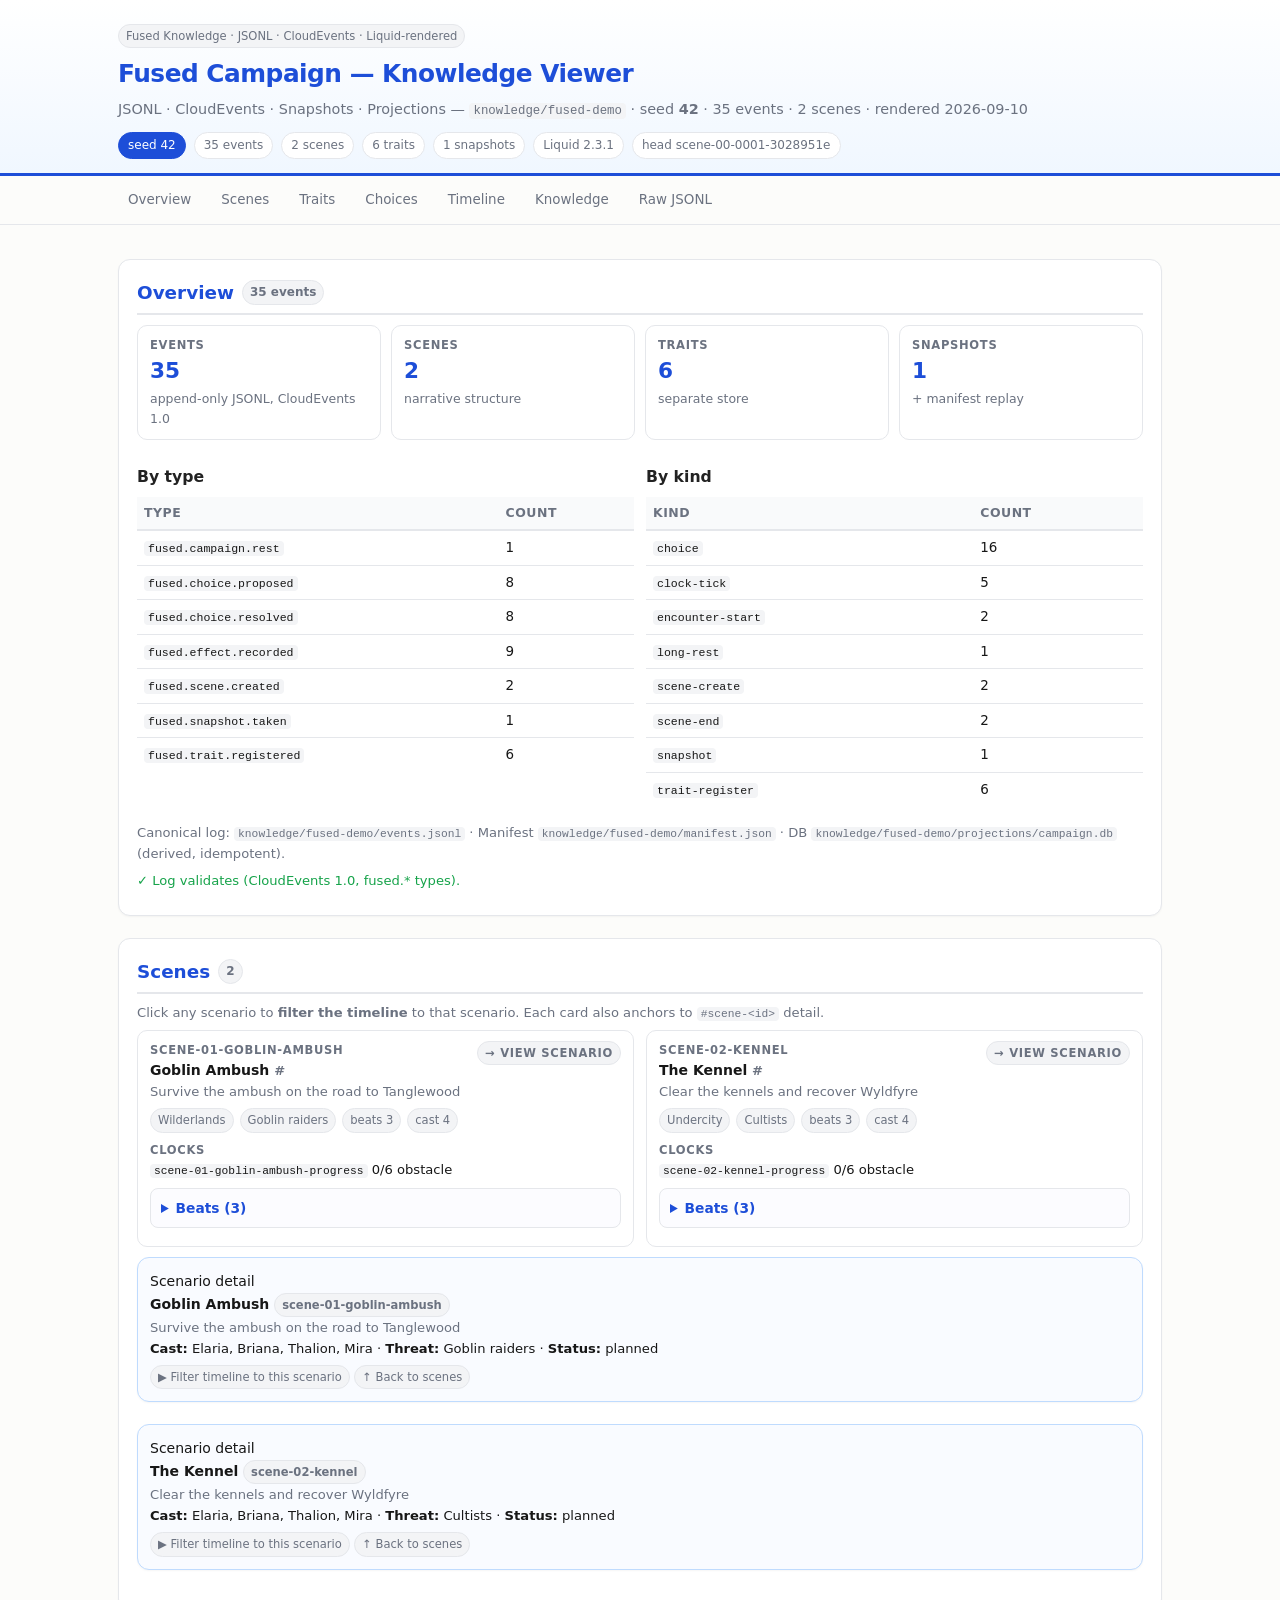
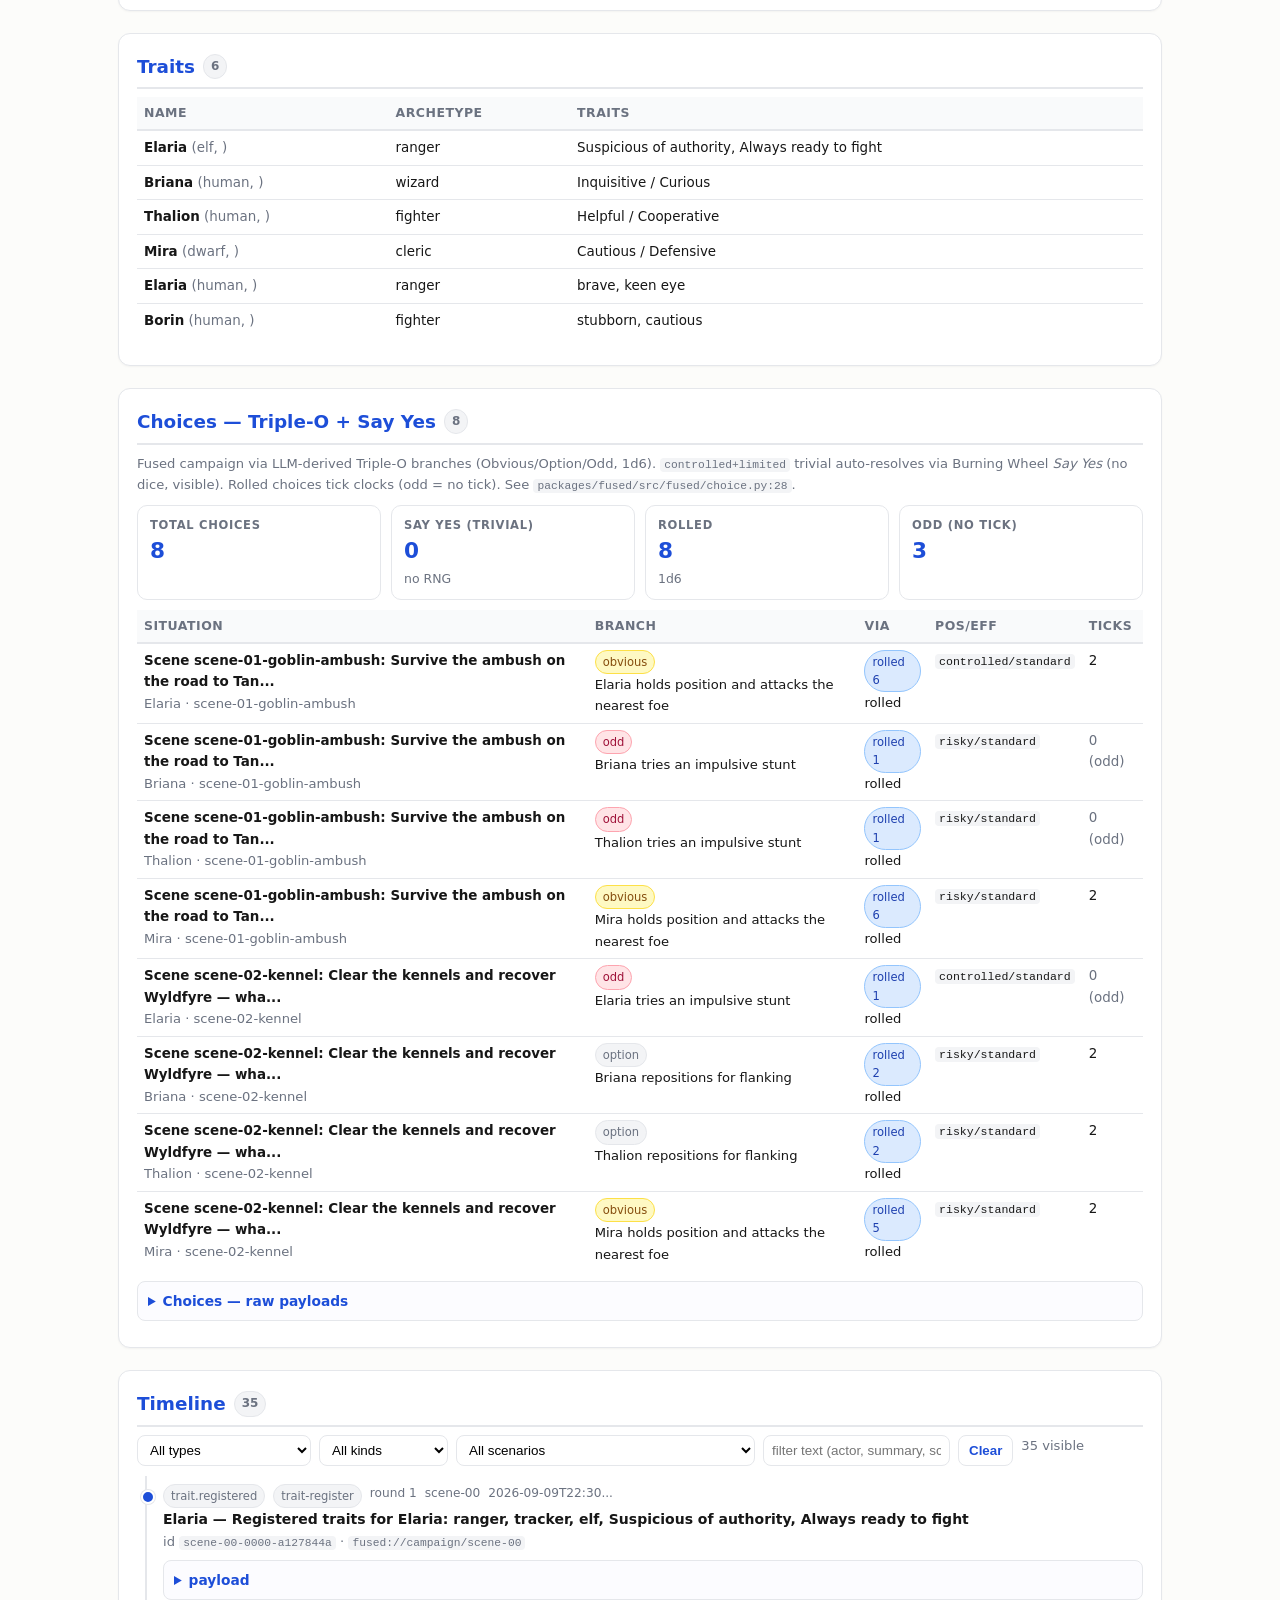
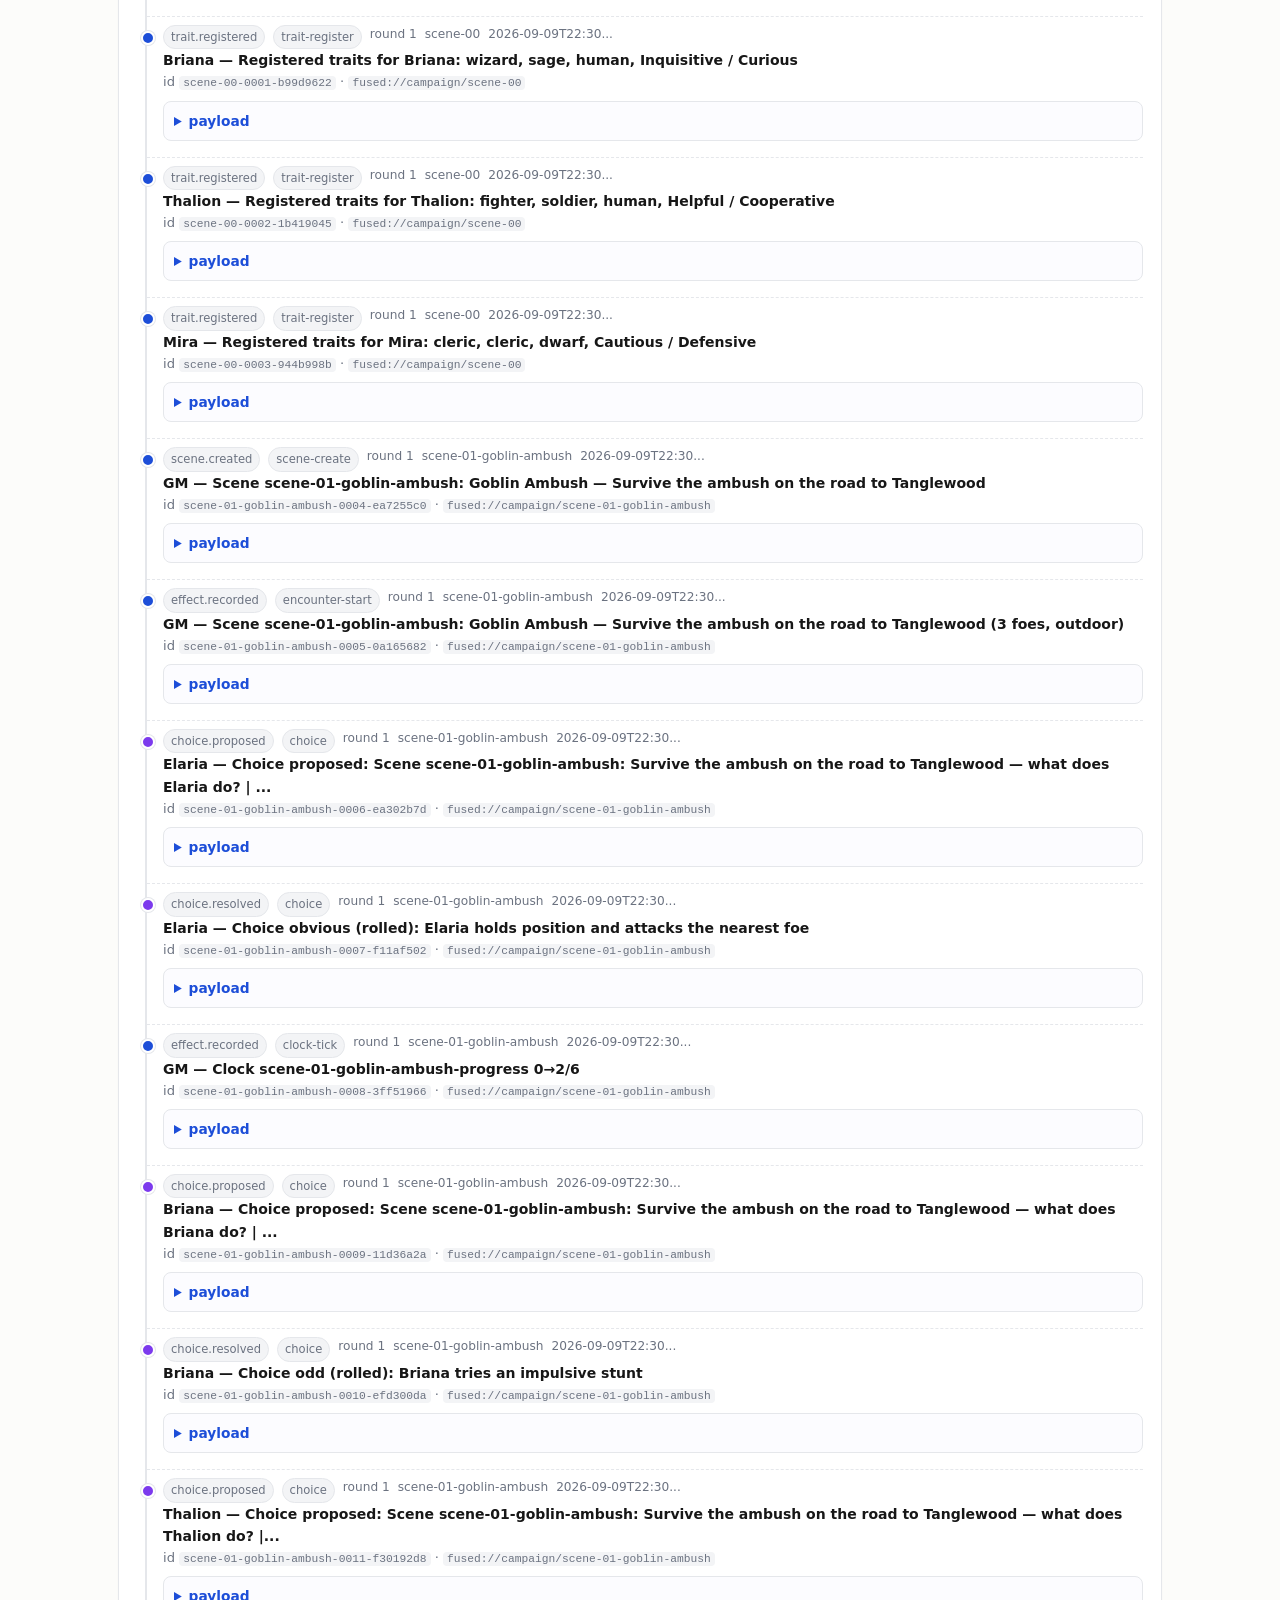
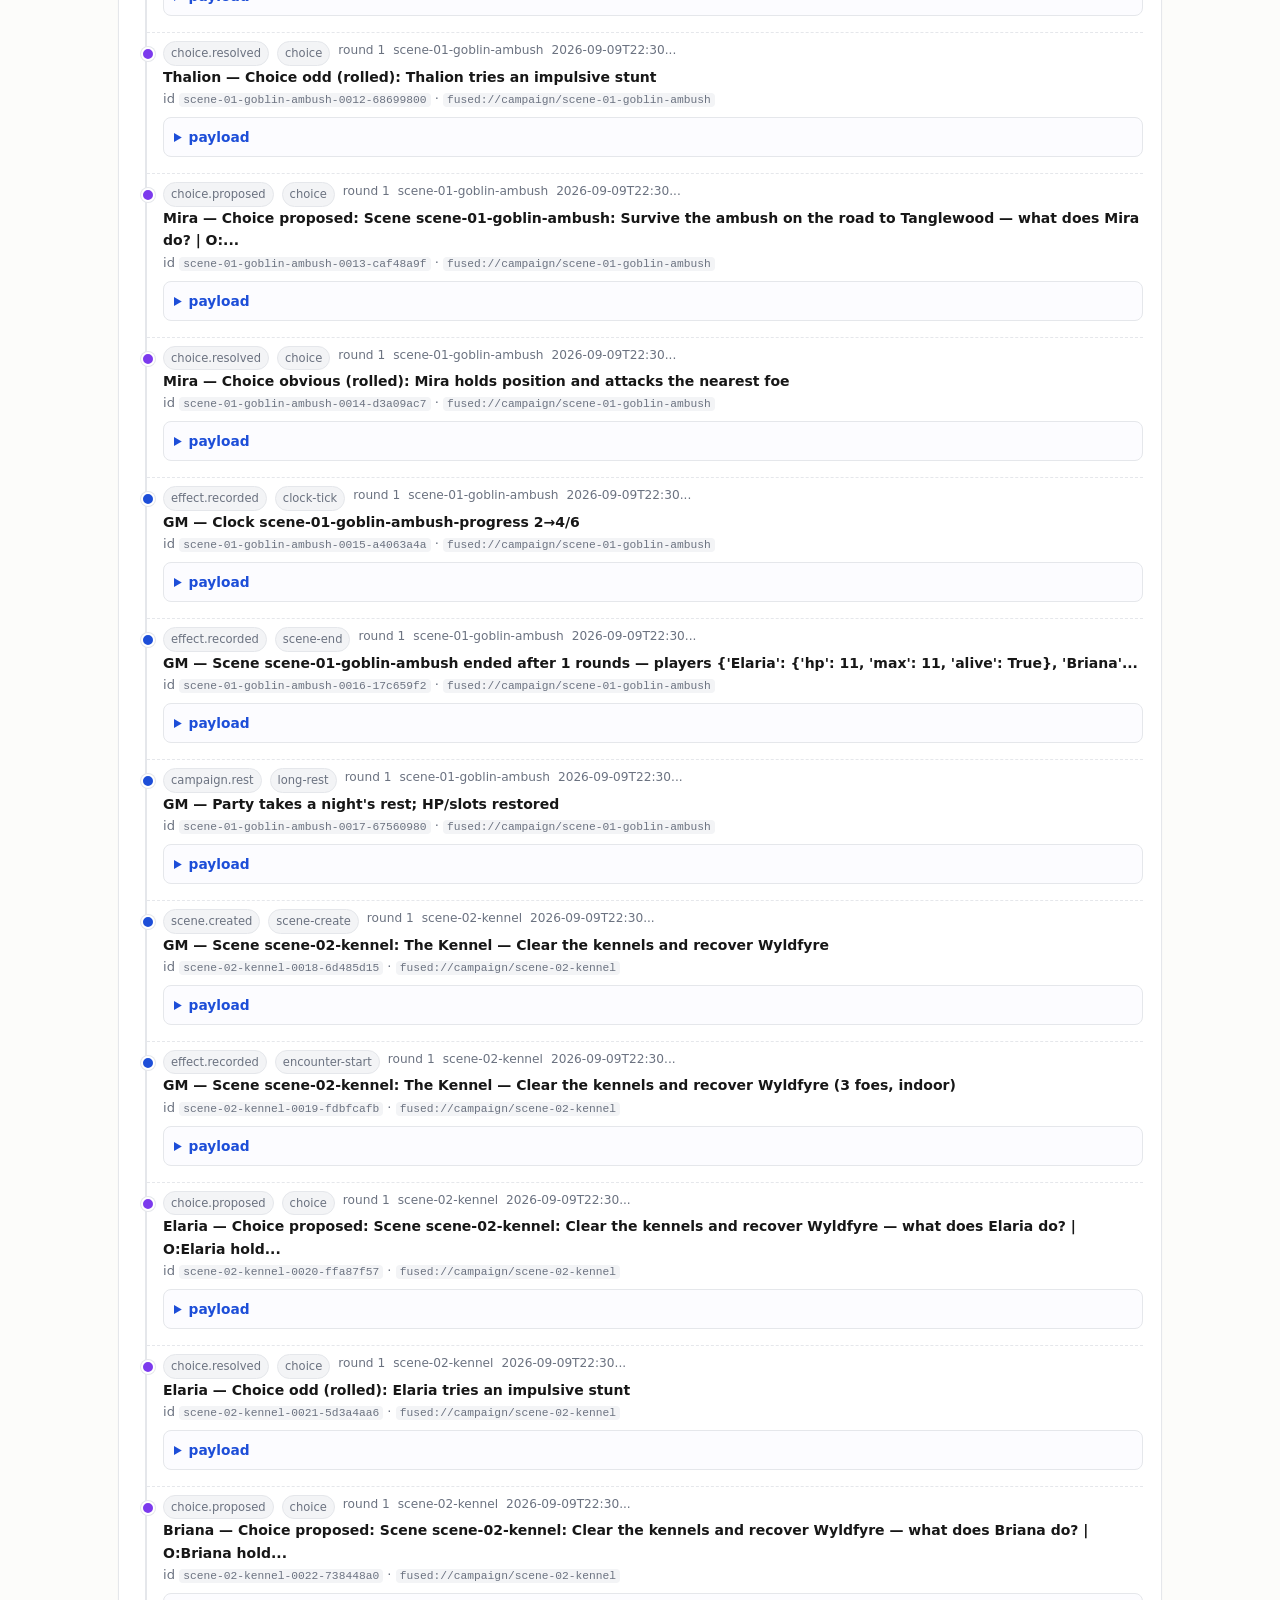
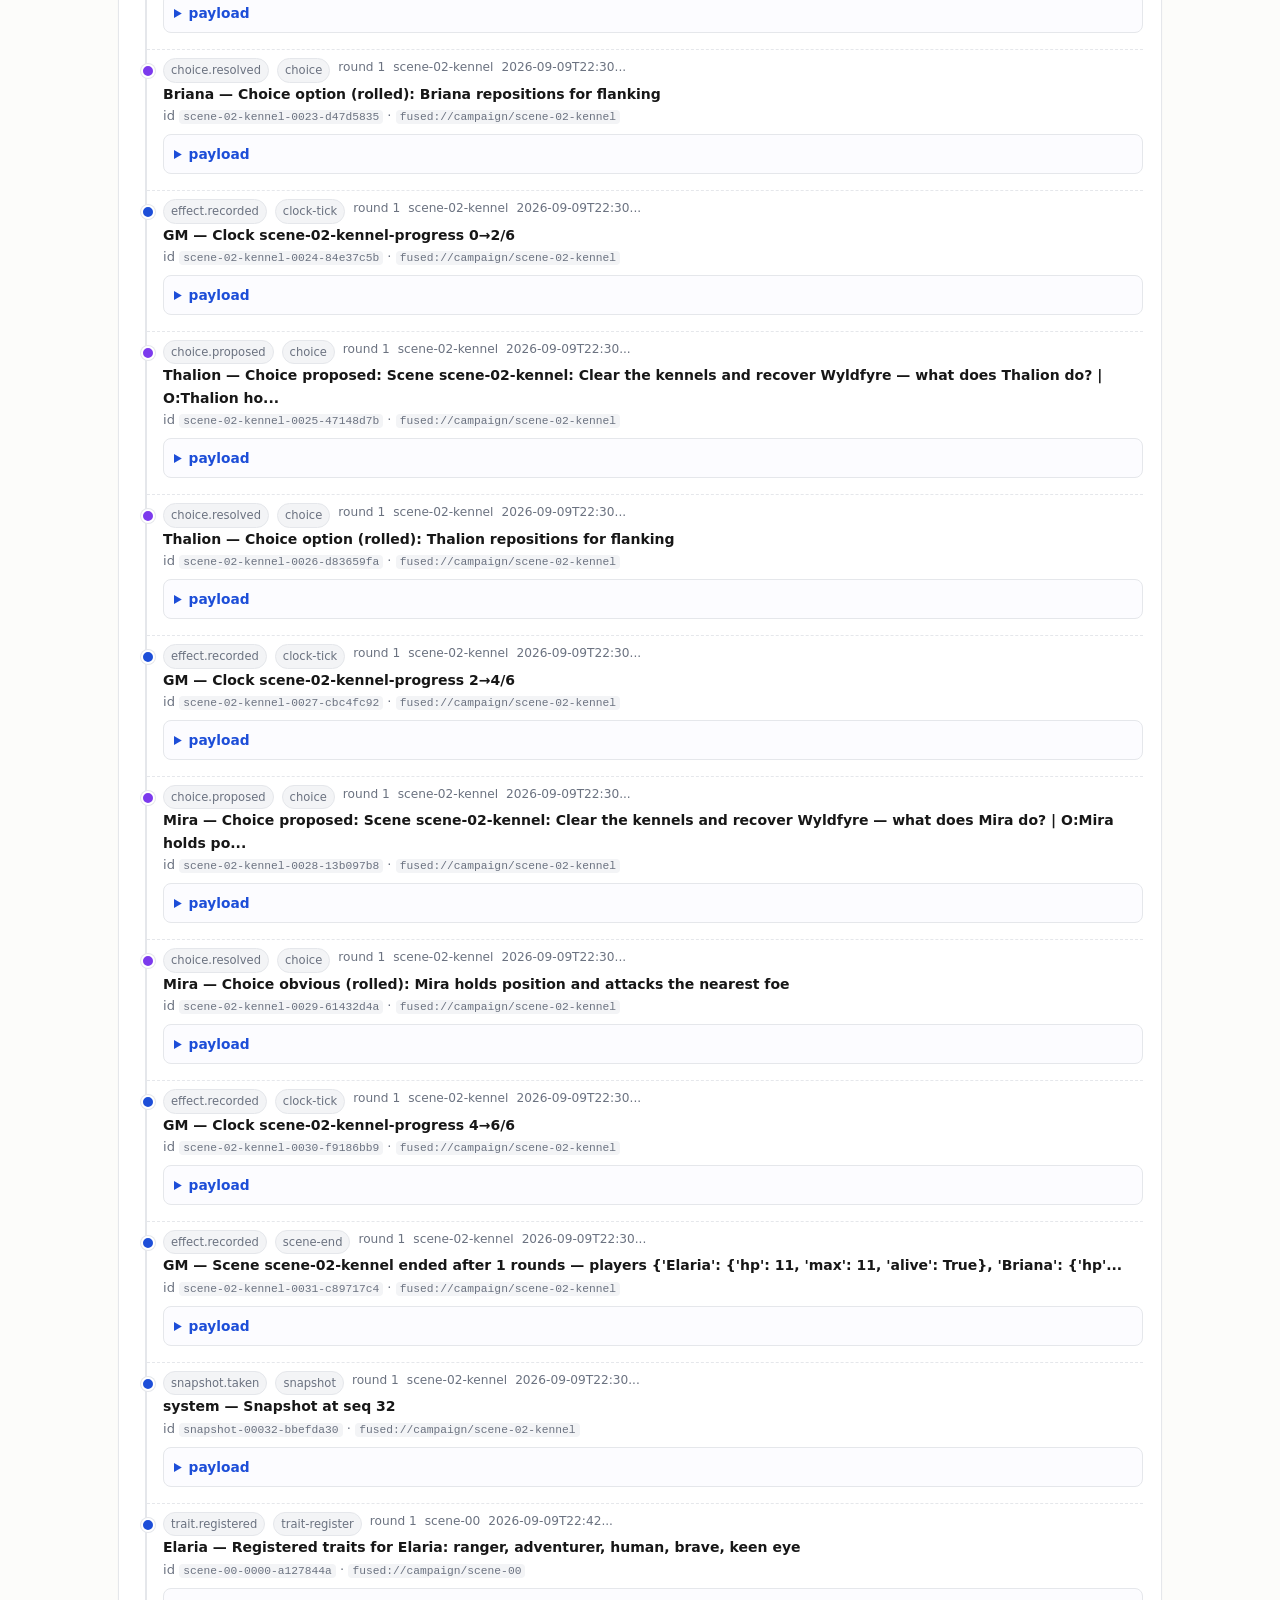
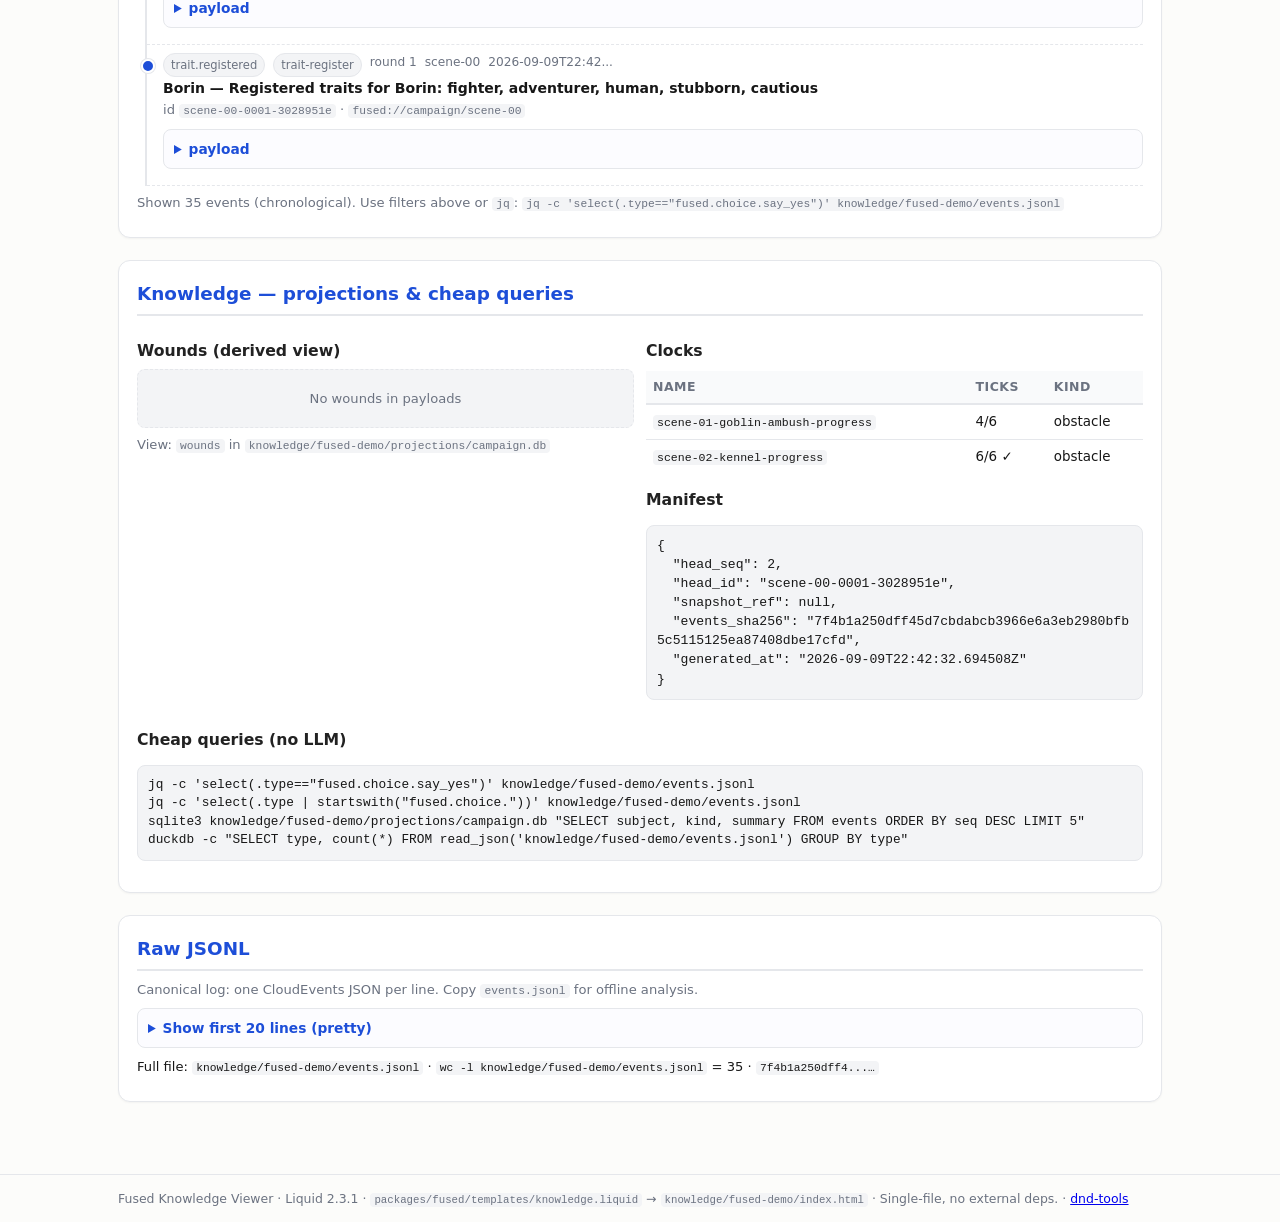
<file: packages/fused/docs/knowledge.html>
<!doctype html>
<html lang="en">
<head>
<meta charset="utf-8">
<meta name="viewport" content="width=device-width, initial-scale=1">
<title>Fused Campaign — Knowledge Viewer — Fused Knowledge</title>
<meta name="description" content="Fused campaign knowledge viewer — JSONL events, scenes, choices, projections">
<style>
  :root{--bg:#fcfcfa;--fg:#171717;--accent:#1d4ed8;--accent2:#7c3aed;--muted:#6b7280;--border:#e5e7eb;--code-bg:#f3f4f6;--callout:#eff6ff;--max:1080px;--radius:12px;--ok:#16a34a;--warn:#d97706}
  *{box-sizing:border-box} html{scroll-behavior:smooth}
  body{margin:0;font:14px/1.6 ui-sans,system-ui,-apple-system,Segoe UI,Roboto,Helvetica,Arial;background:var(--bg);color:var(--fg)}
  header{border-bottom:3px solid var(--accent);background:linear-gradient(180deg,#fff,#f0f7ff)}
  .wrap{max-width:var(--max);margin:0 auto;padding:0 18px}
  header .wrap{padding:24px 18px 14px}
  h1{margin:0 0 4px;font-size:1.55rem;letter-spacing:-.02em;color:var(--accent)}
  .subtitle{margin:0;color:var(--muted);font-size:.9rem}
  .chips{margin-top:10px;display:flex;gap:8px;flex-wrap:wrap}
  .chip{padding:3px 9px;border-radius:999px;background:#fff;border:1px solid var(--border);font-size:.75rem;color:var(--muted)}
  .chip.accent{background:var(--accent);color:#fff;border-color:var(--accent)}
  nav.toc{position:sticky;top:0;z-index:10;background:rgba(252,252,250,.94);backdrop-filter:blur(6px);border-bottom:1px solid var(--border)}
  nav.toc .wrap{display:flex;gap:10px;overflow:auto;white-space:nowrap;padding:8px 18px}
  nav.toc a{color:var(--muted);text-decoration:none;font-size:.84rem;padding:5px 10px;border-radius:999px}
  nav.toc a:hover{background:var(--code-bg);color:var(--accent)}
  main .wrap{padding:16px 18px 50px}
  section{margin:18px 0 22px;padding:18px;background:#fff;border:1px solid var(--border);border-radius:var(--radius);box-shadow:0 1px 2px rgba(0,0,0,.04)}
  h2{margin:0 0 8px;font-size:1.15rem;color:var(--accent);border-bottom:2px solid var(--border);padding-bottom:6px;display:flex;gap:8px;align-items:center}
  h2 .count{font-size:.75rem;background:var(--code-bg);border:1px solid var(--border);padding:2px 7px;border-radius:999px;color:var(--muted);font-weight:600}
  h3{margin:14px 0 6px;font-size:.98rem;color:#222}
  p{margin:6px 0}
  .grid4{display:grid;grid-template-columns:repeat(4,1fr);gap:10px;margin:10px 0}
  .grid2{display:grid;grid-template-columns:1fr 1fr;gap:12px}
  @media(max-width:900px){.grid4{grid-template-columns:1fr 1fr}.grid2{grid-template-columns:1fr}}
  @media(max-width:520px){.grid4{grid-template-columns:1fr}}
  .card{border:1px solid var(--border);border-radius:10px;padding:10px 12px;background:#fff}
  .card.clickable{cursor:pointer;transition:box-shadow .15s,transform .15s,border-color .15s}
  .card.clickable:hover{box-shadow:0 4px 12px rgba(29,78,216,.12);transform:translateY(-1px);border-color:var(--accent)}
  .card.clickable:focus{outline:2px solid var(--accent);outline-offset:2px}
  .card .k{font-size:.72rem;letter-spacing:.06em;text-transform:uppercase;color:var(--muted);font-weight:700}
  .card .v{font-size:1.35rem;font-weight:800;color:var(--accent)}
  .card .sub{font-size:.78rem;color:var(--muted)}
  table{width:100%;border-collapse:collapse;margin:8px 0 10px;font-size:.84rem}
  th{ text-align:left;background:#f9fafb;border-bottom:2px solid var(--border);padding:6px 7px;font-weight:700;font-size:.78rem;letter-spacing:.04em;text-transform:uppercase;color:var(--muted)}
  td{padding:6px 7px;border-bottom:1px solid var(--border);vertical-align:top}
  tr:last-child td{border-bottom:none}
  code,pre{font-family:ui-monospace,SFMono-Regular,Menlo,Consolas,monospace}
  pre{background:var(--code-bg);border:1px solid var(--border);padding:10px;border-radius:8px;overflow:auto;font-size:.8rem;line-height:1.45}
  code{background:var(--code-bg);padding:1px 4px;border-radius:4px;font-size:.86em}
  pre code{background:none;padding:0}
  .pill{display:inline-block;padding:2px 7px;border-radius:999px;background:var(--code-bg);border:1px solid var(--border);font-size:.72rem;color:var(--muted)}
  .pill.say_yes{background:#dcfce7;border-color:#86efac;color:#166534}
  .pill.rolled{background:#dbeafe;border-color:#93c5fd;color:#1e40af}
  .pill.odd{background:#ffe4e6;border-color:#fda4af;color:#9f1239}
  .pill.obvious{background:#fef9c3;border-color:#fde047;color:#854d0e}
  .controls{display:flex;gap:8px;flex-wrap:wrap;margin:8px 0 10px}
  .controls select,.controls input{padding:6px 8px;border:1px solid var(--border);border-radius:8px;background:#fff;font-size:.84rem}
  .controls button{padding:6px 10px;border:1px solid var(--border);border-radius:8px;background:var(--accent);color:#fff;font-weight:600;cursor:pointer}
  .controls button.ghost{background:#fff;color:var(--accent)}
  .muted{color:var(--muted)} .small{font-size:.82rem}
  .timeline{border-left:2px solid var(--border);margin-left:8px;padding-left:0}
  .tl-item{position:relative;padding:8px 0 8px 16px;border-bottom:1px dashed var(--border)}
  .tl-item::before{content:"";position:absolute;left:-6px;top:14px;width:10px;height:10px;border-radius:50%;background:var(--accent);border:2px solid #fff;box-shadow:0 0 0 1px var(--border)}
  .tl-item.choice::before{background:var(--accent2)}
  .tl-meta{font-size:.76rem;color:var(--muted);display:flex;gap:8px;flex-wrap:wrap}
  .hl{font-weight:700}
  details{border:1px solid var(--border);border-radius:8px;padding:8px 10px;background:#fcfcff;margin:8px 0}
  details summary{cursor:pointer;font-weight:600;color:var(--accent);font-size:.86rem}
  .json{white-space:pre-wrap;word-break:break-all}
  footer{border-top:1px solid var(--border);color:var(--muted);font-size:.78rem;padding:14px 0}
  .empty{padding:18px;text-align:center;color:var(--muted);background:var(--code-bg);border:1px dashed var(--border);border-radius:8px}
</style>
</head>
<body>
<header>
  <div class="wrap">
    <div class="pill" style="margin-bottom:6px">Fused Knowledge · JSONL · CloudEvents · Liquid-rendered</div>
    <h1>Fused Campaign — Knowledge Viewer</h1>
    <p class="subtitle">JSONL · CloudEvents · Snapshots · Projections — <code>knowledge/fused-demo</code> · seed <strong>42</strong> · 35 events · 2 scenes · rendered 2026-09-10</p>
    <div class="chips">
      <span class="chip accent">seed 42</span>
      <span class="chip">35 events</span>
      <span class="chip">2 scenes</span>
      <span class="chip">6 traits</span>
      <span class="chip">1 snapshots</span>
      <span class="chip">Liquid 2.3.1</span>
      <span class="chip">head scene-00-0001-3028951e</span>
    </div>
  </div>
</header>
<nav class="toc" aria-label="Table of contents">
  <div class="wrap">
    <a href="#overview">Overview</a>
    <a href="#scenes">Scenes</a>
    <a href="#traits">Traits</a>
    <a href="#choices">Choices</a>
    <a href="#timeline">Timeline</a>
    <a href="#knowledge">Knowledge</a>
    <a href="#raw">Raw JSONL</a>
  </div>
</nav>
<main><div class="wrap">

  <section id="overview">
    <h2>Overview <span class="count">35 events</span></h2>
    <div class="grid4">
      <div class="card"><div class="k">Events</div><div class="v">35</div><div class="sub">append-only JSONL, CloudEvents 1.0</div></div>
      <div class="card"><div class="k">Scenes</div><div class="v">2</div><div class="sub">narrative structure</div></div>
      <div class="card"><div class="k">Traits</div><div class="v">6</div><div class="sub">separate store</div></div>
      <div class="card"><div class="k">Snapshots</div><div class="v">1</div><div class="sub">+ manifest replay</div></div>
    </div>
    <div class="grid2">
      <div>
        <h3>By type</h3>
        <table><thead><tr><th>Type</th><th>Count</th></tr></thead><tbody>
        <tr><td><code>fused.campaign.rest</code></td><td>1</td></tr><tr><td><code>fused.choice.proposed</code></td><td>8</td></tr><tr><td><code>fused.choice.resolved</code></td><td>8</td></tr><tr><td><code>fused.effect.recorded</code></td><td>9</td></tr><tr><td><code>fused.scene.created</code></td><td>2</td></tr><tr><td><code>fused.snapshot.taken</code></td><td>1</td></tr><tr><td><code>fused.trait.registered</code></td><td>6</td></tr>
        </tbody></table>
      </div>
      <div>
        <h3>By kind</h3>
        <table><thead><tr><th>Kind</th><th>Count</th></tr></thead><tbody>
        <tr><td><code>choice</code></td><td>16</td></tr><tr><td><code>clock-tick</code></td><td>5</td></tr><tr><td><code>encounter-start</code></td><td>2</td></tr><tr><td><code>long-rest</code></td><td>1</td></tr><tr><td><code>scene-create</code></td><td>2</td></tr><tr><td><code>scene-end</code></td><td>2</td></tr><tr><td><code>snapshot</code></td><td>1</td></tr><tr><td><code>trait-register</code></td><td>6</td></tr>
        </tbody></table>
      </div>
    </div>
    <p class="small muted">Canonical log: <code>knowledge/fused-demo/events.jsonl</code> · Manifest <code>knowledge/fused-demo/manifest.json</code> · DB <code>knowledge/fused-demo/projections/campaign.db</code> (derived, idempotent).</p>
    
    <p class="small" style="color:var(--ok)">✓ Log validates (CloudEvents 1.0, fused.* types).</p>
    
  </section>

  <section id="scenes">
    <h2>Scenes <span class="count">2</span></h2>
    <p class="small muted">Click any scenario to <strong>filter the timeline</strong> to that scenario. Each card also anchors to <code>#scene-&lt;id&gt;</code> detail.</p>
    
    <div class="grid2">
    
      <div class="card clickable" onclick="filterByScene('scene-01-goblin-ambush')" role="button" tabindex="0" onkeydown="if(event.key==='Enter') filterByScene('scene-01-goblin-ambush')" title="Click to filter timeline to this scenario">
        <div class="k">scene-01-goblin-ambush <span class="pill" style="float:right">→ View scenario</span></div>
        <div style="font-weight:700">Goblin Ambush <a href="#scene-scene-01-goblin-ambush" onclick="event.stopPropagation()" class="small muted" style="text-decoration:none">#</a></div>
        <div class="small muted">Survive the ambush on the road to Tanglewood</div>
        <div style="margin-top:6px;display:flex;gap:6px;flex-wrap:wrap">
          <span class="pill">Wilderlands</span>
          <span class="pill">Goblin raiders</span>
          <span class="pill">beats 3</span>
          <span class="pill">cast 4</span>
        </div>
        
        <div style="margin-top:8px">
          <div class="k">Clocks</div>
          <div class="small"><code>scene-01-goblin-ambush-progress</code> 0/6 obstacle </div>
        </div>
        
        
        <details><summary>Beats (3)</summary><ol class="small"><li>Patrol sets out</li><li>Ambushed on road</li><li>Hold or flee</li></ol></details>
        
      </div>
    
      <div class="card clickable" onclick="filterByScene('scene-02-kennel')" role="button" tabindex="0" onkeydown="if(event.key==='Enter') filterByScene('scene-02-kennel')" title="Click to filter timeline to this scenario">
        <div class="k">scene-02-kennel <span class="pill" style="float:right">→ View scenario</span></div>
        <div style="font-weight:700">The Kennel <a href="#scene-scene-02-kennel" onclick="event.stopPropagation()" class="small muted" style="text-decoration:none">#</a></div>
        <div class="small muted">Clear the kennels and recover Wyldfyre</div>
        <div style="margin-top:6px;display:flex;gap:6px;flex-wrap:wrap">
          <span class="pill">Undercity</span>
          <span class="pill">Cultists</span>
          <span class="pill">beats 3</span>
          <span class="pill">cast 4</span>
        </div>
        
        <div style="margin-top:8px">
          <div class="k">Clocks</div>
          <div class="small"><code>scene-02-kennel-progress</code> 0/6 obstacle </div>
        </div>
        
        
        <details><summary>Beats (3)</summary><ol class="small"><li>Enter kennels</li><li>Rescue hostage</li><li>Escape with Wyldfyre</li></ol></details>
        
      </div>
    
    </div>
    
      <section id="scene-scene-01-goblin-ambush" style="margin-top:10px;padding:12px;background:#f9fbff;border-color:#bfdbfe">
        <div class="k">Scenario detail</div>
        <div style="font-weight:700">Goblin Ambush <span class="pill">scene-01-goblin-ambush</span></div>
        <div class="small muted">Survive the ambush on the road to Tanglewood</div>
        <div class="small"><b>Cast:</b> Elaria, Briana, Thalion, Mira · <b>Threat:</b> Goblin raiders · <b>Status:</b> planned</div>
        <div style="margin-top:6px"><a href="#timeline" onclick="filterByScene('scene-01-goblin-ambush'); return false;" class="pill" style="text-decoration:none">▶ Filter timeline to this scenario</a> <a href="#scenes" class="pill" style="text-decoration:none">↑ Back to scenes</a></div>
      </section>
    
      <section id="scene-scene-02-kennel" style="margin-top:10px;padding:12px;background:#f9fbff;border-color:#bfdbfe">
        <div class="k">Scenario detail</div>
        <div style="font-weight:700">The Kennel <span class="pill">scene-02-kennel</span></div>
        <div class="small muted">Clear the kennels and recover Wyldfyre</div>
        <div class="small"><b>Cast:</b> Elaria, Briana, Thalion, Mira · <b>Threat:</b> Cultists · <b>Status:</b> planned</div>
        <div style="margin-top:6px"><a href="#timeline" onclick="filterByScene('scene-02-kennel'); return false;" class="pill" style="text-decoration:none">▶ Filter timeline to this scenario</a> <a href="#scenes" class="pill" style="text-decoration:none">↑ Back to scenes</a></div>
      </section>
    
  </section>

  <section id="traits">
    <h2>Traits <span class="count">6</span></h2>
    
    <table><thead><tr><th>Name</th><th>Archetype</th><th>Traits</th></tr></thead><tbody>
    <tr><td><strong>Elaria</strong> <span class="muted">(elf, )</span></td><td>ranger</td><td>Suspicious of authority, Always ready to fight</td></tr><tr><td><strong>Briana</strong> <span class="muted">(human, )</span></td><td>wizard</td><td>Inquisitive / Curious</td></tr><tr><td><strong>Thalion</strong> <span class="muted">(human, )</span></td><td>fighter</td><td>Helpful / Cooperative</td></tr><tr><td><strong>Mira</strong> <span class="muted">(dwarf, )</span></td><td>cleric</td><td>Cautious / Defensive</td></tr><tr><td><strong>Elaria</strong> <span class="muted">(human, )</span></td><td>ranger</td><td>brave, keen eye</td></tr><tr><td><strong>Borin</strong> <span class="muted">(human, )</span></td><td>fighter</td><td>stubborn, cautious</td></tr>
    </tbody></table>
  </section>

  <section id="choices">
    <h2>Choices — Triple-O + Say Yes <span class="count">8</span></h2>
    <p class="small muted">Fused campaign via LLM-derived Triple-O branches (Obvious/Option/Odd, 1d6). <code>controlled+limited</code> trivial auto-resolves via Burning Wheel <em>Say Yes</em> (no dice, visible). Rolled choices tick clocks (odd = no tick). See <code>packages/fused/src/fused/choice.py:28</code>.</p>
    <div class="grid4">
      <div class="card"><div class="k">Total choices</div><div class="v">8</div></div>
      <div class="card"><div class="k">Say Yes (trivial)</div><div class="v">0</div><div class="sub">no RNG</div></div>
      <div class="card"><div class="k">Rolled</div><div class="v">8</div><div class="sub">1d6</div></div>
      <div class="card"><div class="k">Odd (no tick)</div><div class="v">3</div></div>
    </div>
    
    <table>
      <thead><tr><th>Situation</th><th>Branch</th><th>Via</th><th>Pos/Eff</th><th>Ticks</th></tr></thead>
      <tbody>
      
        <tr>
          <td><strong>Scene scene-01-goblin-ambush: Survive the ambush on the road to Tan...</strong><br><span class="small muted">Elaria · scene-01-goblin-ambush</span></td>
          <td><span class="pill obvious">obvious</span><br><span class="small">Elaria holds position and attacks the nearest foe</span></td>
          <td><span class="pill rolled">rolled 6</span><br><span class="small">rolled</span></td>
          <td><code>controlled/standard</code></td>
          <td>2</td>
        </tr>
      
        <tr>
          <td><strong>Scene scene-01-goblin-ambush: Survive the ambush on the road to Tan...</strong><br><span class="small muted">Briana · scene-01-goblin-ambush</span></td>
          <td><span class="pill odd">odd</span><br><span class="small">Briana tries an impulsive stunt</span></td>
          <td><span class="pill rolled">rolled 1</span><br><span class="small">rolled</span></td>
          <td><code>risky/standard</code></td>
          <td><span class="muted">0 (odd)</span></td>
        </tr>
      
        <tr>
          <td><strong>Scene scene-01-goblin-ambush: Survive the ambush on the road to Tan...</strong><br><span class="small muted">Thalion · scene-01-goblin-ambush</span></td>
          <td><span class="pill odd">odd</span><br><span class="small">Thalion tries an impulsive stunt</span></td>
          <td><span class="pill rolled">rolled 1</span><br><span class="small">rolled</span></td>
          <td><code>risky/standard</code></td>
          <td><span class="muted">0 (odd)</span></td>
        </tr>
      
        <tr>
          <td><strong>Scene scene-01-goblin-ambush: Survive the ambush on the road to Tan...</strong><br><span class="small muted">Mira · scene-01-goblin-ambush</span></td>
          <td><span class="pill obvious">obvious</span><br><span class="small">Mira holds position and attacks the nearest foe</span></td>
          <td><span class="pill rolled">rolled 6</span><br><span class="small">rolled</span></td>
          <td><code>risky/standard</code></td>
          <td>2</td>
        </tr>
      
        <tr>
          <td><strong>Scene scene-02-kennel: Clear the kennels and recover Wyldfyre — wha...</strong><br><span class="small muted">Elaria · scene-02-kennel</span></td>
          <td><span class="pill odd">odd</span><br><span class="small">Elaria tries an impulsive stunt</span></td>
          <td><span class="pill rolled">rolled 1</span><br><span class="small">rolled</span></td>
          <td><code>controlled/standard</code></td>
          <td><span class="muted">0 (odd)</span></td>
        </tr>
      
        <tr>
          <td><strong>Scene scene-02-kennel: Clear the kennels and recover Wyldfyre — wha...</strong><br><span class="small muted">Briana · scene-02-kennel</span></td>
          <td><span class="pill option">option</span><br><span class="small">Briana repositions for flanking</span></td>
          <td><span class="pill rolled">rolled 2</span><br><span class="small">rolled</span></td>
          <td><code>risky/standard</code></td>
          <td>2</td>
        </tr>
      
        <tr>
          <td><strong>Scene scene-02-kennel: Clear the kennels and recover Wyldfyre — wha...</strong><br><span class="small muted">Thalion · scene-02-kennel</span></td>
          <td><span class="pill option">option</span><br><span class="small">Thalion repositions for flanking</span></td>
          <td><span class="pill rolled">rolled 2</span><br><span class="small">rolled</span></td>
          <td><code>risky/standard</code></td>
          <td>2</td>
        </tr>
      
        <tr>
          <td><strong>Scene scene-02-kennel: Clear the kennels and recover Wyldfyre — wha...</strong><br><span class="small muted">Mira · scene-02-kennel</span></td>
          <td><span class="pill obvious">obvious</span><br><span class="small">Mira holds position and attacks the nearest foe</span></td>
          <td><span class="pill rolled">rolled 5</span><br><span class="small">rolled</span></td>
          <td><code>risky/standard</code></td>
          <td>2</td>
        </tr>
      
      </tbody>
    </table>
    
    <details><summary>Choices — raw payloads</summary>
      <pre class="small json">{
  "choice_id": "scene-01-goblin-ambush-choice-0000-0061c017",
  "scene_id": "scene-01-goblin-ambush",
  "actor": "Elaria",
  "situation": "Scene scene-01-goblin-ambush: Survive the ambush on the road to Tanglewood — what does Elaria do?",
  "obvious": "Elaria holds position and attacks the nearest foe",
  "option": "Elaria repositions for flanking",
  "odd": "Elaria tries an impulsive stunt",
  "traits": [
    "Suspicious of authority",
    "Always ready to fight"
  ],
  "position": "controlled",
  "effect": "standard",
  "trivial": false,
  "trivial_reason": "",
  "roll": 6,
  "rolls": [
    6
  ],
  "category": "obvious",
  "choice_text": "Elaria holds position and attacks the nearest foe",
  "resolved_via": "rolled",
  "ticks": 2,
  "payload": {
    "roll": 6,
    "rolls": [
      6
    ],
    "category": "obvious",
    "position": "controlled",
    "effect": "standard",
    "advantage": null
  }
}</pre><pre class="small json">{
  "choice_id": "scene-01-goblin-ambush-choice-0001-e9f2e5aa",
  "scene_id": "scene-01-goblin-ambush",
  "actor": "Briana",
  "situation": "Scene scene-01-goblin-ambush: Survive the ambush on the road to Tanglewood — what does Briana do?",
  "obvious": "Briana holds position and attacks the nearest foe",
  "option": "Briana repositions for flanking",
  "odd": "Briana tries an impulsive stunt",
  "traits": [
    "Inquisitive / Curious"
  ],
  "position": "risky",
  "effect": "standard",
  "trivial": false,
  "trivial_reason": "",
  "roll": 1,
  "rolls": [
    1
  ],
  "category": "odd",
  "choice_text": "Briana tries an impulsive stunt",
  "resolved_via": "rolled",
  "ticks": 2,
  "payload": {
    "roll": 1,
    "rolls": [
      1
    ],
    "category": "odd",
    "position": "risky",
    "effect": "standard",
    "advantage": null
  }
}</pre><pre class="small json">{
  "choice_id": "scene-01-goblin-ambush-choice-0002-567082ce",
  "scene_id": "scene-01-goblin-ambush",
  "actor": "Thalion",
  "situation": "Scene scene-01-goblin-ambush: Survive the ambush on the road to Tanglewood — what does Thalion do?",
  "obvious": "Thalion holds position and attacks the nearest foe",
  "option": "Thalion repositions for flanking",
  "odd": "Thalion tries an impulsive stunt",
  "traits": [
    "Helpful / Cooperative"
  ],
  "position": "risky",
  "effect": "standard",
  "trivial": false,
  "trivial_reason": "",
  "roll": 1,
  "rolls": [
    1
  ],
  "category": "odd",
  "choice_text": "Thalion tries an impulsive stunt",
  "resolved_via": "rolled",
  "ticks": 2,
  "payload": {
    "roll": 1,
    "rolls": [
      1
    ],
    "category": "odd",
    "position": "risky",
    "effect": "standard",
    "advantage": null
  }
}</pre><pre class="small json">{
  "choice_id": "scene-01-goblin-ambush-choice-0003-b305466d",
  "scene_id": "scene-01-goblin-ambush",
  "actor": "Mira",
  "situation": "Scene scene-01-goblin-ambush: Survive the ambush on the road to Tanglewood — what does Mira do?",
  "obvious": "Mira holds position and attacks the nearest foe",
  "option": "Mira repositions for flanking",
  "odd": "Mira tries an impulsive stunt",
  "traits": [
    "Cautious / Defensive"
  ],
  "position": "risky",
  "effect": "standard",
  "trivial": false,
  "trivial_reason": "",
  "roll": 6,
  "rolls": [
    6
  ],
  "category": "obvious",
  "choice_text": "Mira holds position and attacks the nearest foe",
  "resolved_via": "rolled",
  "ticks": 2,
  "payload": {
    "roll": 6,
    "rolls": [
      6
    ],
    "category": "obvious",
    "position": "risky",
    "effect": "standard",
    "advantage": null
  }
}</pre><pre class="small json">{
  "choice_id": "scene-02-kennel-choice-0004-f7daf436",
  "scene_id": "scene-02-kennel",
  "actor": "Elaria",
  "situation": "Scene scene-02-kennel: Clear the kennels and recover Wyldfyre — what does Elaria do?",
  "obvious": "Elaria holds position and attacks the nearest foe",
  "option": "Elaria repositions for flanking",
  "odd": "Elaria tries an impulsive stunt",
  "traits": [
    "Suspicious of authority",
    "Always ready to fight"
  ],
  "position": "controlled",
  "effect": "standard",
  "trivial": false,
  "trivial_reason": "",
  "roll": 1,
  "rolls": [
    1
  ],
  "category": "odd",
  "choice_text": "Elaria tries an impulsive stunt",
  "resolved_via": "rolled",
  "ticks": 2,
  "payload": {
    "roll": 1,
    "rolls": [
      1
    ],
    "category": "odd",
    "position": "controlled",
    "effect": "standard",
    "advantage": null
  }
}</pre><pre class="small json">{
  "choice_id": "scene-02-kennel-choice-0005-3f959789",
  "scene_id": "scene-02-kennel",
  "actor": "Briana",
  "situation": "Scene scene-02-kennel: Clear the kennels and recover Wyldfyre — what does Briana do?",
  "obvious": "Briana holds position and attacks the nearest foe",
  "option": "Briana repositions for flanking",
  "odd": "Briana tries an impulsive stunt",
  "traits": [
    "Inquisitive / Curious"
  ],
  "position": "risky",
  "effect": "standard",
  "trivial": false,
  "trivial_reason": "",
  "roll": 2,
  "rolls": [
    2
  ],
  "category": "option",
  "choice_text": "Briana repositions for flanking",
  "resolved_via": "rolled",
  "ticks": 2,
  "payload": {
    "roll": 2,
    "rolls": [
      2
    ],
    "category": "option",
    "position": "risky",
    "effect": "standard",
    "advantage": null
  }
}</pre><pre class="small json">{
  "choice_id": "scene-02-kennel-choice-0006-fcba3ec1",
  "scene_id": "scene-02-kennel",
  "actor": "Thalion",
  "situation": "Scene scene-02-kennel: Clear the kennels and recover Wyldfyre — what does Thalion do?",
  "obvious": "Thalion holds position and attacks the nearest foe",
  "option": "Thalion repositions for flanking",
  "odd": "Thalion tries an impulsive stunt",
  "traits": [
    "Helpful / Cooperative"
  ],
  "position": "risky",
  "effect": "standard",
  "trivial": false,
  "trivial_reason": "",
  "roll": 2,
  "rolls": [
    2
  ],
  "category": "option",
  "choice_text": "Thalion repositions for flanking",
  "resolved_via": "rolled",
  "ticks": 2,
  "payload": {
    "roll": 2,
    "rolls": [
      2
    ],
    "category": "option",
    "position": "risky",
    "effect": "standard",
    "advantage": null
  }
}</pre><pre class="small json">{
  "choice_id": "scene-02-kennel-choice-0007-0cb6b850",
  "scene_id": "scene-02-kennel",
  "actor": "Mira",
  "situation": "Scene scene-02-kennel: Clear the kennels and recover Wyldfyre — what does Mira do?",
  "obvious": "Mira holds position and attacks the nearest foe",
  "option": "Mira repositions for flanking",
  "odd": "Mira tries an impulsive stunt",
  "traits": [
    "Cautious / Defensive"
  ],
  "position": "risky",
  "effect": "standard",
  "trivial": false,
  "trivial_reason": "",
  "roll": 5,
  "rolls": [
    5
  ],
  "category": "obvious",
  "choice_text": "Mira holds position and attacks the nearest foe",
  "resolved_via": "rolled",
  "ticks": 2,
  "payload": {
    "roll": 5,
    "rolls": [
      5
    ],
    "category": "obvious",
    "position": "risky",
    "effect": "standard",
    "advantage": null
  }
}</pre>
    </details>
  </section>

  <section id="timeline">
    <h2>Timeline <span class="count">35</span></h2>
    <div class="controls">
      <select id="filter-type"><option value="">All types</option><option value="fused.campaign.rest">fused.campaign.rest</option><option value="fused.choice.proposed">fused.choice.proposed</option><option value="fused.choice.resolved">fused.choice.resolved</option><option value="fused.effect.recorded">fused.effect.recorded</option><option value="fused.scene.created">fused.scene.created</option><option value="fused.snapshot.taken">fused.snapshot.taken</option><option value="fused.trait.registered">fused.trait.registered</option></select>
      <select id="filter-kind"><option value="">All kinds</option><option value="choice">choice</option><option value="clock-tick">clock-tick</option><option value="encounter-start">encounter-start</option><option value="long-rest">long-rest</option><option value="scene-create">scene-create</option><option value="scene-end">scene-end</option><option value="snapshot">snapshot</option><option value="trait-register">trait-register</option></select>
      <select id="filter-scene"><option value="">All scenarios</option><option value="scene-01-goblin-ambush">scene-01-goblin-ambush — Goblin Ambush</option><option value="scene-02-kennel">scene-02-kennel — The Kennel</option></select>
      <input id="filter-text" placeholder="filter text (actor, summary, scene)">
      <button onclick="clearFilters()" class="ghost">Clear</button>
      <span class="small muted" id="filter-count"></span>
    </div>
    <div class="timeline" id="timeline-list">
    
      <div class="tl-item " data-type="fused.trait.registered" data-kind="trait-register" data-subject="Elaria" data-scene="scene-00">
        <div class="tl-meta"><span class="pill">trait.registered</span><span class="pill">trait-register</span><span>round 1</span><span>scene-00</span><span>2026-09-09T22:30...</span></div>
        <div class="hl">Elaria — Registered traits for Elaria: ranger, tracker, elf, Suspicious of authority, Always ready to fight</div>
        <div class="small muted">id <code>scene-00-0000-a127844a</code> · <code>fused://campaign/scene-00</code></div>
        <details><summary>payload</summary><pre class="json">{
  "specversion": "1.0",
  "id": "scene-00-0000-a127844a",
  "source": "fused://campaign/scene-00",
  "type": "fused.trait.registered",
  "time": "2026-09-09T22:30:22.827509Z",
  "subject": "Elaria",
  "fused": {
    "seed": 42,
    "round": 1,
    "scene_id": "scene-00",
    "kind": "trait-register"
  },
  "data": {
    "summary": "Registered traits for Elaria: ranger, tracker, elf, Suspicious of authority, Always ready to fight",
    "payload": {
      "traits": [
        "Suspicious of authority",
        "Always ready to fight"
      ],
      "archetype": "ranger",
      "ancestry": "elf"
    }
  },
  "generated": {
    "by": "process:fused",
    "at": "2026-09-09T22:30:22.827509Z"
  },
  "tags": [
    "effect",
    "trait-register",
    "scene-00"
  ],
  "snapshot_ref": null
}</pre></details>
      </div>
    
      <div class="tl-item " data-type="fused.trait.registered" data-kind="trait-register" data-subject="Briana" data-scene="scene-00">
        <div class="tl-meta"><span class="pill">trait.registered</span><span class="pill">trait-register</span><span>round 1</span><span>scene-00</span><span>2026-09-09T22:30...</span></div>
        <div class="hl">Briana — Registered traits for Briana: wizard, sage, human, Inquisitive / Curious</div>
        <div class="small muted">id <code>scene-00-0001-b99d9622</code> · <code>fused://campaign/scene-00</code></div>
        <details><summary>payload</summary><pre class="json">{
  "specversion": "1.0",
  "id": "scene-00-0001-b99d9622",
  "source": "fused://campaign/scene-00",
  "type": "fused.trait.registered",
  "time": "2026-09-09T22:30:22.828678Z",
  "subject": "Briana",
  "fused": {
    "seed": 42,
    "round": 1,
    "scene_id": "scene-00",
    "kind": "trait-register"
  },
  "data": {
    "summary": "Registered traits for Briana: wizard, sage, human, Inquisitive / Curious",
    "payload": {
      "traits": [
        "Inquisitive / Curious"
      ],
      "archetype": "wizard",
      "ancestry": "human"
    }
  },
  "generated": {
    "by": "process:fused",
    "at": "2026-09-09T22:30:22.828678Z"
  },
  "tags": [
    "effect",
    "trait-register",
    "scene-00"
  ],
  "snapshot_ref": null
}</pre></details>
      </div>
    
      <div class="tl-item " data-type="fused.trait.registered" data-kind="trait-register" data-subject="Thalion" data-scene="scene-00">
        <div class="tl-meta"><span class="pill">trait.registered</span><span class="pill">trait-register</span><span>round 1</span><span>scene-00</span><span>2026-09-09T22:30...</span></div>
        <div class="hl">Thalion — Registered traits for Thalion: fighter, soldier, human, Helpful / Cooperative</div>
        <div class="small muted">id <code>scene-00-0002-1b419045</code> · <code>fused://campaign/scene-00</code></div>
        <details><summary>payload</summary><pre class="json">{
  "specversion": "1.0",
  "id": "scene-00-0002-1b419045",
  "source": "fused://campaign/scene-00",
  "type": "fused.trait.registered",
  "time": "2026-09-09T22:30:22.828948Z",
  "subject": "Thalion",
  "fused": {
    "seed": 42,
    "round": 1,
    "scene_id": "scene-00",
    "kind": "trait-register"
  },
  "data": {
    "summary": "Registered traits for Thalion: fighter, soldier, human, Helpful / Cooperative",
    "payload": {
      "traits": [
        "Helpful / Cooperative"
      ],
      "archetype": "fighter",
      "ancestry": "human"
    }
  },
  "generated": {
    "by": "process:fused",
    "at": "2026-09-09T22:30:22.828948Z"
  },
  "tags": [
    "effect",
    "trait-register",
    "scene-00"
  ],
  "snapshot_ref": null
}</pre></details>
      </div>
    
      <div class="tl-item " data-type="fused.trait.registered" data-kind="trait-register" data-subject="Mira" data-scene="scene-00">
        <div class="tl-meta"><span class="pill">trait.registered</span><span class="pill">trait-register</span><span>round 1</span><span>scene-00</span><span>2026-09-09T22:30...</span></div>
        <div class="hl">Mira — Registered traits for Mira: cleric, cleric, dwarf, Cautious / Defensive</div>
        <div class="small muted">id <code>scene-00-0003-944b998b</code> · <code>fused://campaign/scene-00</code></div>
        <details><summary>payload</summary><pre class="json">{
  "specversion": "1.0",
  "id": "scene-00-0003-944b998b",
  "source": "fused://campaign/scene-00",
  "type": "fused.trait.registered",
  "time": "2026-09-09T22:30:22.829207Z",
  "subject": "Mira",
  "fused": {
    "seed": 42,
    "round": 1,
    "scene_id": "scene-00",
    "kind": "trait-register"
  },
  "data": {
    "summary": "Registered traits for Mira: cleric, cleric, dwarf, Cautious / Defensive",
    "payload": {
      "traits": [
        "Cautious / Defensive"
      ],
      "archetype": "cleric",
      "ancestry": "dwarf"
    }
  },
  "generated": {
    "by": "process:fused",
    "at": "2026-09-09T22:30:22.829207Z"
  },
  "tags": [
    "effect",
    "trait-register",
    "scene-00"
  ],
  "snapshot_ref": null
}</pre></details>
      </div>
    
      <div class="tl-item " data-type="fused.scene.created" data-kind="scene-create" data-subject="GM" data-scene="scene-01-goblin-ambush">
        <div class="tl-meta"><span class="pill">scene.created</span><span class="pill">scene-create</span><span>round 1</span><span>scene-01-goblin-ambush</span><span>2026-09-09T22:30...</span></div>
        <div class="hl">GM — Scene scene-01-goblin-ambush: Goblin Ambush — Survive the ambush on the road to Tanglewood</div>
        <div class="small muted">id <code>scene-01-goblin-ambush-0004-ea7255c0</code> · <code>fused://campaign/scene-01-goblin-ambush</code></div>
        <details><summary>payload</summary><pre class="json">{
  "specversion": "1.0",
  "id": "scene-01-goblin-ambush-0004-ea7255c0",
  "source": "fused://campaign/scene-01-goblin-ambush",
  "type": "fused.scene.created",
  "time": "2026-09-09T22:30:22.829569Z",
  "subject": "GM",
  "fused": {
    "seed": 42,
    "round": 1,
    "scene_id": "scene-01-goblin-ambush",
    "kind": "scene-create",
    "scene_title": "Goblin Ambush"
  },
  "data": {
    "summary": "Scene scene-01-goblin-ambush: Goblin Ambush — Survive the ambush on the road to Tanglewood",
    "payload": {
      "scene": {
        "scene_id": "scene-01-goblin-ambush",
        "title": "Goblin Ambush",
        "objective": "Survive the ambush on the road to Tanglewood",
        "location": "Wilderlands",
        "patron": "Lord Garrington",
        "threat": "Goblin raiders",
        "status": "planned",
        "beats": [
          "Patrol sets out",
          "Ambushed on road",
          "Hold or flee"
        ],
        "cast": [
          "Elaria",
          "Briana",
          "Thalion",
          "Mira"
        ],
        "clocks": [
          {
            "name": "scene-01-goblin-ambush-progress",
            "segments": 6,
            "ticks": 0,
            "kind": "obstacle"
          }
        ],
        "effect_ids": [],
        "seed": 43
      },
      "location": "Wilderlands",
      "threat": "Goblin raiders"
    }
  },
  "generated": {
    "by": "process:fused",
    "at": "2026-09-09T22:30:22.829569Z"
  },
  "tags": [
    "effect",
    "scene-create",
    "scene-01-goblin-ambush"
  ],
  "snapshot_ref": null
}</pre></details>
      </div>
    
      <div class="tl-item " data-type="fused.effect.recorded" data-kind="encounter-start" data-subject="GM" data-scene="scene-01-goblin-ambush">
        <div class="tl-meta"><span class="pill">effect.recorded</span><span class="pill">encounter-start</span><span>round 1</span><span>scene-01-goblin-ambush</span><span>2026-09-09T22:30...</span></div>
        <div class="hl">GM — Scene scene-01-goblin-ambush: Goblin Ambush — Survive the ambush on the road to Tanglewood (3 foes, outdoor)</div>
        <div class="small muted">id <code>scene-01-goblin-ambush-0005-0a165682</code> · <code>fused://campaign/scene-01-goblin-ambush</code></div>
        <details><summary>payload</summary><pre class="json">{
  "specversion": "1.0",
  "id": "scene-01-goblin-ambush-0005-0a165682",
  "source": "fused://campaign/scene-01-goblin-ambush",
  "type": "fused.effect.recorded",
  "time": "2026-09-09T22:30:22.830148Z",
  "subject": "GM",
  "fused": {
    "seed": 42,
    "round": 1,
    "scene_id": "scene-01-goblin-ambush",
    "kind": "encounter-start",
    "scene_title": "Goblin Ambush"
  },
  "data": {
    "summary": "Scene scene-01-goblin-ambush: Goblin Ambush — Survive the ambush on the road to Tanglewood (3 foes, outdoor)",
    "payload": {
      "monsters": [
        "goblin",
        "goblin",
        "goblin"
      ],
      "map": "outdoor"
    }
  },
  "generated": {
    "by": "process:fused",
    "at": "2026-09-09T22:30:22.830148Z"
  },
  "tags": [
    "effect",
    "encounter-start",
    "scene-01-goblin-ambush"
  ],
  "snapshot_ref": null
}</pre></details>
      </div>
    
      <div class="tl-item choice" data-type="fused.choice.proposed" data-kind="choice" data-subject="Elaria" data-scene="scene-01-goblin-ambush">
        <div class="tl-meta"><span class="pill">choice.proposed</span><span class="pill">choice</span><span>round 1</span><span>scene-01-goblin-ambush</span><span>2026-09-09T22:30...</span></div>
        <div class="hl">Elaria — Choice proposed: Scene scene-01-goblin-ambush: Survive the ambush on the road to Tanglewood — what does Elaria do? | ...</div>
        <div class="small muted">id <code>scene-01-goblin-ambush-0006-ea302b7d</code> · <code>fused://campaign/scene-01-goblin-ambush</code></div>
        <details><summary>payload</summary><pre class="json">{
  "specversion": "1.0",
  "id": "scene-01-goblin-ambush-0006-ea302b7d",
  "source": "fused://campaign/scene-01-goblin-ambush",
  "type": "fused.choice.proposed",
  "time": "2026-09-09T22:30:22.830952Z",
  "subject": "Elaria",
  "fused": {
    "seed": 42,
    "round": 1,
    "scene_id": "scene-01-goblin-ambush",
    "kind": "choice",
    "scene_title": "Goblin Ambush"
  },
  "data": {
    "summary": "Choice proposed: Scene scene-01-goblin-ambush: Survive the ambush on the road to Tanglewood — what does Elaria do? | O:Elaria holds position and attacks the nearest foe / Opt:Elaria repositions for flanking / Odd:Elaria tries an impulsive stunt",
    "payload": {
      "choice": {
        "choice_id": "scene-01-goblin-ambush-choice-0000-0061c017",
        "scene_id": "scene-01-goblin-ambush",
        "actor": "Elaria",
        "situation": "Scene scene-01-goblin-ambush: Survive the ambush on the road to Tanglewood — what does Elaria do?",
        "obvious": "Elaria holds position and attacks the nearest foe",
        "option": "Elaria repositions for flanking",
        "odd": "Elaria tries an impulsive stunt",
        "traits": [
          "Suspicious of authority",
          "Always ready to fight"
        ],
        "position": "controlled",
        "effect": "standard",
        "trivial": false,
        "trivial_reason": "",
        "roll": null,
        "rolls": [],
        "category": null,
        "choice_text": null,
        "resolved_via": "rolled",
        "ticks": 0,
        "payload": {}
      },
      "proposal": {
        "obvious": "Elaria holds position and attacks the nearest foe",
        "option": "Elaria repositions for flanking",
        "odd": "Elaria tries an impulsive stunt"
      },
      "position": "controlled",
      "effect": "standard"
    }
  },
  "generated": {
    "by": "process:fused",
    "at": "2026-09-09T22:30:22.830952Z"
  },
  "tags": [
    "effect",
    "choice",
    "scene-01-goblin-ambush"
  ],
  "snapshot_ref": null
}</pre></details>
      </div>
    
      <div class="tl-item choice" data-type="fused.choice.resolved" data-kind="choice" data-subject="Elaria" data-scene="scene-01-goblin-ambush">
        <div class="tl-meta"><span class="pill">choice.resolved</span><span class="pill">choice</span><span>round 1</span><span>scene-01-goblin-ambush</span><span>2026-09-09T22:30...</span></div>
        <div class="hl">Elaria — Choice obvious (rolled): Elaria holds position and attacks the nearest foe</div>
        <div class="small muted">id <code>scene-01-goblin-ambush-0007-f11af502</code> · <code>fused://campaign/scene-01-goblin-ambush</code></div>
        <details><summary>payload</summary><pre class="json">{
  "specversion": "1.0",
  "id": "scene-01-goblin-ambush-0007-f11af502",
  "source": "fused://campaign/scene-01-goblin-ambush",
  "type": "fused.choice.resolved",
  "time": "2026-09-09T22:30:22.831364Z",
  "subject": "Elaria",
  "fused": {
    "seed": 42,
    "round": 1,
    "scene_id": "scene-01-goblin-ambush",
    "kind": "choice",
    "scene_title": "Goblin Ambush"
  },
  "data": {
    "summary": "Choice obvious (rolled): Elaria holds position and attacks the nearest foe",
    "payload": {
      "choice": {
        "choice_id": "scene-01-goblin-ambush-choice-0000-0061c017",
        "scene_id": "scene-01-goblin-ambush",
        "actor": "Elaria",
        "situation": "Scene scene-01-goblin-ambush: Survive the ambush on the road to Tanglewood — what does Elaria do?",
        "obvious": "Elaria holds position and attacks the nearest foe",
        "option": "Elaria repositions for flanking",
        "odd": "Elaria tries an impulsive stunt",
        "traits": [
          "Suspicious of authority",
          "Always ready to fight"
        ],
        "position": "controlled",
        "effect": "standard",
        "trivial": false,
        "trivial_reason": "",
        "roll": 6,
        "rolls": [
          6
        ],
        "category": "obvious",
        "choice_text": "Elaria holds position and attacks the nearest foe",
        "resolved_via": "rolled",
        "ticks": 2,
        "payload": {
          "roll": 6,
          "rolls": [
            6
          ],
          "category": "obvious",
          "position": "controlled",
          "effect": "standard",
          "advantage": null
        }
      },
      "choice_id": "scene-01-goblin-ambush-choice-0000-0061c017",
      "trivial": false,
      "trivial_reason": "",
      "resolved_via": "rolled",
      "category": "obvious",
      "roll": 6,
      "rolls": [
        6
      ],
      "choice_text": "Elaria holds position and attacks the nearest foe",
      "situation": "Scene scene-01-goblin-ambush: Survive the ambush on the road to Tanglewood — what does Elaria do?"
    }
  },
  "generated": {
    "by": "process:fused",
    "at": "2026-09-09T22:30:22.831364Z"
  },
  "tags": [
    "effect",
    "choice",
    "scene-01-goblin-ambush"
  ],
  "snapshot_ref": null
}</pre></details>
      </div>
    
      <div class="tl-item " data-type="fused.effect.recorded" data-kind="clock-tick" data-subject="GM" data-scene="scene-01-goblin-ambush">
        <div class="tl-meta"><span class="pill">effect.recorded</span><span class="pill">clock-tick</span><span>round 1</span><span>scene-01-goblin-ambush</span><span>2026-09-09T22:30...</span></div>
        <div class="hl">GM — Clock scene-01-goblin-ambush-progress 0→2/6</div>
        <div class="small muted">id <code>scene-01-goblin-ambush-0008-3ff51966</code> · <code>fused://campaign/scene-01-goblin-ambush</code></div>
        <details><summary>payload</summary><pre class="json">{
  "specversion": "1.0",
  "id": "scene-01-goblin-ambush-0008-3ff51966",
  "source": "fused://campaign/scene-01-goblin-ambush",
  "type": "fused.effect.recorded",
  "time": "2026-09-09T22:30:22.831610Z",
  "subject": "GM",
  "fused": {
    "seed": 42,
    "round": 1,
    "scene_id": "scene-01-goblin-ambush",
    "kind": "clock-tick",
    "scene_title": "Goblin Ambush"
  },
  "data": {
    "summary": "Clock scene-01-goblin-ambush-progress 0→2/6",
    "payload": {
      "name": "scene-01-goblin-ambush-progress",
      "ticks": 2,
      "before": 0,
      "after": 2,
      "completed": false
    }
  },
  "generated": {
    "by": "process:fused",
    "at": "2026-09-09T22:30:22.831610Z"
  },
  "tags": [
    "effect",
    "clock-tick",
    "scene-01-goblin-ambush"
  ],
  "snapshot_ref": null
}</pre></details>
      </div>
    
      <div class="tl-item choice" data-type="fused.choice.proposed" data-kind="choice" data-subject="Briana" data-scene="scene-01-goblin-ambush">
        <div class="tl-meta"><span class="pill">choice.proposed</span><span class="pill">choice</span><span>round 1</span><span>scene-01-goblin-ambush</span><span>2026-09-09T22:30...</span></div>
        <div class="hl">Briana — Choice proposed: Scene scene-01-goblin-ambush: Survive the ambush on the road to Tanglewood — what does Briana do? | ...</div>
        <div class="small muted">id <code>scene-01-goblin-ambush-0009-11d36a2a</code> · <code>fused://campaign/scene-01-goblin-ambush</code></div>
        <details><summary>payload</summary><pre class="json">{
  "specversion": "1.0",
  "id": "scene-01-goblin-ambush-0009-11d36a2a",
  "source": "fused://campaign/scene-01-goblin-ambush",
  "type": "fused.choice.proposed",
  "time": "2026-09-09T22:30:22.832023Z",
  "subject": "Briana",
  "fused": {
    "seed": 42,
    "round": 1,
    "scene_id": "scene-01-goblin-ambush",
    "kind": "choice",
    "scene_title": "Goblin Ambush"
  },
  "data": {
    "summary": "Choice proposed: Scene scene-01-goblin-ambush: Survive the ambush on the road to Tanglewood — what does Briana do? | O:Briana holds position and attacks the nearest foe / Opt:Briana repositions for flanking / Odd:Briana tries an impulsive stunt",
    "payload": {
      "choice": {
        "choice_id": "scene-01-goblin-ambush-choice-0001-e9f2e5aa",
        "scene_id": "scene-01-goblin-ambush",
        "actor": "Briana",
        "situation": "Scene scene-01-goblin-ambush: Survive the ambush on the road to Tanglewood — what does Briana do?",
        "obvious": "Briana holds position and attacks the nearest foe",
        "option": "Briana repositions for flanking",
        "odd": "Briana tries an impulsive stunt",
        "traits": [
          "Inquisitive / Curious"
        ],
        "position": "risky",
        "effect": "standard",
        "trivial": false,
        "trivial_reason": "",
        "roll": null,
        "rolls": [],
        "category": null,
        "choice_text": null,
        "resolved_via": "rolled",
        "ticks": 0,
        "payload": {}
      },
      "proposal": {
        "obvious": "Briana holds position and attacks the nearest foe",
        "option": "Briana repositions for flanking",
        "odd": "Briana tries an impulsive stunt"
      },
      "position": "risky",
      "effect": "standard"
    }
  },
  "generated": {
    "by": "process:fused",
    "at": "2026-09-09T22:30:22.832023Z"
  },
  "tags": [
    "effect",
    "choice",
    "scene-01-goblin-ambush"
  ],
  "snapshot_ref": null
}</pre></details>
      </div>
    
      <div class="tl-item choice" data-type="fused.choice.resolved" data-kind="choice" data-subject="Briana" data-scene="scene-01-goblin-ambush">
        <div class="tl-meta"><span class="pill">choice.resolved</span><span class="pill">choice</span><span>round 1</span><span>scene-01-goblin-ambush</span><span>2026-09-09T22:30...</span></div>
        <div class="hl">Briana — Choice odd (rolled): Briana tries an impulsive stunt</div>
        <div class="small muted">id <code>scene-01-goblin-ambush-0010-efd300da</code> · <code>fused://campaign/scene-01-goblin-ambush</code></div>
        <details><summary>payload</summary><pre class="json">{
  "specversion": "1.0",
  "id": "scene-01-goblin-ambush-0010-efd300da",
  "source": "fused://campaign/scene-01-goblin-ambush",
  "type": "fused.choice.resolved",
  "time": "2026-09-09T22:30:22.832398Z",
  "subject": "Briana",
  "fused": {
    "seed": 42,
    "round": 1,
    "scene_id": "scene-01-goblin-ambush",
    "kind": "choice",
    "scene_title": "Goblin Ambush"
  },
  "data": {
    "summary": "Choice odd (rolled): Briana tries an impulsive stunt",
    "payload": {
      "choice": {
        "choice_id": "scene-01-goblin-ambush-choice-0001-e9f2e5aa",
        "scene_id": "scene-01-goblin-ambush",
        "actor": "Briana",
        "situation": "Scene scene-01-goblin-ambush: Survive the ambush on the road to Tanglewood — what does Briana do?",
        "obvious": "Briana holds position and attacks the nearest foe",
        "option": "Briana repositions for flanking",
        "odd": "Briana tries an impulsive stunt",
        "traits": [
          "Inquisitive / Curious"
        ],
        "position": "risky",
        "effect": "standard",
        "trivial": false,
        "trivial_reason": "",
        "roll": 1,
        "rolls": [
          1
        ],
        "category": "odd",
        "choice_text": "Briana tries an impulsive stunt",
        "resolved_via": "rolled",
        "ticks": 2,
        "payload": {
          "roll": 1,
          "rolls": [
            1
          ],
          "category": "odd",
          "position": "risky",
          "effect": "standard",
          "advantage": null
        }
      },
      "choice_id": "scene-01-goblin-ambush-choice-0001-e9f2e5aa",
      "trivial": false,
      "trivial_reason": "",
      "resolved_via": "rolled",
      "category": "odd",
      "roll": 1,
      "rolls": [
        1
      ],
      "choice_text": "Briana tries an impulsive stunt",
      "situation": "Scene scene-01-goblin-ambush: Survive the ambush on the road to Tanglewood — what does Briana do?"
    }
  },
  "generated": {
    "by": "process:fused",
    "at": "2026-09-09T22:30:22.832398Z"
  },
  "tags": [
    "effect",
    "choice",
    "scene-01-goblin-ambush"
  ],
  "snapshot_ref": null
}</pre></details>
      </div>
    
      <div class="tl-item choice" data-type="fused.choice.proposed" data-kind="choice" data-subject="Thalion" data-scene="scene-01-goblin-ambush">
        <div class="tl-meta"><span class="pill">choice.proposed</span><span class="pill">choice</span><span>round 1</span><span>scene-01-goblin-ambush</span><span>2026-09-09T22:30...</span></div>
        <div class="hl">Thalion — Choice proposed: Scene scene-01-goblin-ambush: Survive the ambush on the road to Tanglewood — what does Thalion do? |...</div>
        <div class="small muted">id <code>scene-01-goblin-ambush-0011-f30192d8</code> · <code>fused://campaign/scene-01-goblin-ambush</code></div>
        <details><summary>payload</summary><pre class="json">{
  "specversion": "1.0",
  "id": "scene-01-goblin-ambush-0011-f30192d8",
  "source": "fused://campaign/scene-01-goblin-ambush",
  "type": "fused.choice.proposed",
  "time": "2026-09-09T22:30:22.832793Z",
  "subject": "Thalion",
  "fused": {
    "seed": 42,
    "round": 1,
    "scene_id": "scene-01-goblin-ambush",
    "kind": "choice",
    "scene_title": "Goblin Ambush"
  },
  "data": {
    "summary": "Choice proposed: Scene scene-01-goblin-ambush: Survive the ambush on the road to Tanglewood — what does Thalion do? | O:Thalion holds position and attacks the nearest foe / Opt:Thalion repositions for flanking / Odd:Thalion tries an impulsive stunt",
    "payload": {
      "choice": {
        "choice_id": "scene-01-goblin-ambush-choice-0002-567082ce",
        "scene_id": "scene-01-goblin-ambush",
        "actor": "Thalion",
        "situation": "Scene scene-01-goblin-ambush: Survive the ambush on the road to Tanglewood — what does Thalion do?",
        "obvious": "Thalion holds position and attacks the nearest foe",
        "option": "Thalion repositions for flanking",
        "odd": "Thalion tries an impulsive stunt",
        "traits": [
          "Helpful / Cooperative"
        ],
        "position": "risky",
        "effect": "standard",
        "trivial": false,
        "trivial_reason": "",
        "roll": null,
        "rolls": [],
        "category": null,
        "choice_text": null,
        "resolved_via": "rolled",
        "ticks": 0,
        "payload": {}
      },
      "proposal": {
        "obvious": "Thalion holds position and attacks the nearest foe",
        "option": "Thalion repositions for flanking",
        "odd": "Thalion tries an impulsive stunt"
      },
      "position": "risky",
      "effect": "standard"
    }
  },
  "generated": {
    "by": "process:fused",
    "at": "2026-09-09T22:30:22.832793Z"
  },
  "tags": [
    "effect",
    "choice",
    "scene-01-goblin-ambush"
  ],
  "snapshot_ref": null
}</pre></details>
      </div>
    
      <div class="tl-item choice" data-type="fused.choice.resolved" data-kind="choice" data-subject="Thalion" data-scene="scene-01-goblin-ambush">
        <div class="tl-meta"><span class="pill">choice.resolved</span><span class="pill">choice</span><span>round 1</span><span>scene-01-goblin-ambush</span><span>2026-09-09T22:30...</span></div>
        <div class="hl">Thalion — Choice odd (rolled): Thalion tries an impulsive stunt</div>
        <div class="small muted">id <code>scene-01-goblin-ambush-0012-68699800</code> · <code>fused://campaign/scene-01-goblin-ambush</code></div>
        <details><summary>payload</summary><pre class="json">{
  "specversion": "1.0",
  "id": "scene-01-goblin-ambush-0012-68699800",
  "source": "fused://campaign/scene-01-goblin-ambush",
  "type": "fused.choice.resolved",
  "time": "2026-09-09T22:30:22.833080Z",
  "subject": "Thalion",
  "fused": {
    "seed": 42,
    "round": 1,
    "scene_id": "scene-01-goblin-ambush",
    "kind": "choice",
    "scene_title": "Goblin Ambush"
  },
  "data": {
    "summary": "Choice odd (rolled): Thalion tries an impulsive stunt",
    "payload": {
      "choice": {
        "choice_id": "scene-01-goblin-ambush-choice-0002-567082ce",
        "scene_id": "scene-01-goblin-ambush",
        "actor": "Thalion",
        "situation": "Scene scene-01-goblin-ambush: Survive the ambush on the road to Tanglewood — what does Thalion do?",
        "obvious": "Thalion holds position and attacks the nearest foe",
        "option": "Thalion repositions for flanking",
        "odd": "Thalion tries an impulsive stunt",
        "traits": [
          "Helpful / Cooperative"
        ],
        "position": "risky",
        "effect": "standard",
        "trivial": false,
        "trivial_reason": "",
        "roll": 1,
        "rolls": [
          1
        ],
        "category": "odd",
        "choice_text": "Thalion tries an impulsive stunt",
        "resolved_via": "rolled",
        "ticks": 2,
        "payload": {
          "roll": 1,
          "rolls": [
            1
          ],
          "category": "odd",
          "position": "risky",
          "effect": "standard",
          "advantage": null
        }
      },
      "choice_id": "scene-01-goblin-ambush-choice-0002-567082ce",
      "trivial": false,
      "trivial_reason": "",
      "resolved_via": "rolled",
      "category": "odd",
      "roll": 1,
      "rolls": [
        1
      ],
      "choice_text": "Thalion tries an impulsive stunt",
      "situation": "Scene scene-01-goblin-ambush: Survive the ambush on the road to Tanglewood — what does Thalion do?"
    }
  },
  "generated": {
    "by": "process:fused",
    "at": "2026-09-09T22:30:22.833080Z"
  },
  "tags": [
    "effect",
    "choice",
    "scene-01-goblin-ambush"
  ],
  "snapshot_ref": null
}</pre></details>
      </div>
    
      <div class="tl-item choice" data-type="fused.choice.proposed" data-kind="choice" data-subject="Mira" data-scene="scene-01-goblin-ambush">
        <div class="tl-meta"><span class="pill">choice.proposed</span><span class="pill">choice</span><span>round 1</span><span>scene-01-goblin-ambush</span><span>2026-09-09T22:30...</span></div>
        <div class="hl">Mira — Choice proposed: Scene scene-01-goblin-ambush: Survive the ambush on the road to Tanglewood — what does Mira do? | O:...</div>
        <div class="small muted">id <code>scene-01-goblin-ambush-0013-caf48a9f</code> · <code>fused://campaign/scene-01-goblin-ambush</code></div>
        <details><summary>payload</summary><pre class="json">{
  "specversion": "1.0",
  "id": "scene-01-goblin-ambush-0013-caf48a9f",
  "source": "fused://campaign/scene-01-goblin-ambush",
  "type": "fused.choice.proposed",
  "time": "2026-09-09T22:30:22.833413Z",
  "subject": "Mira",
  "fused": {
    "seed": 42,
    "round": 1,
    "scene_id": "scene-01-goblin-ambush",
    "kind": "choice",
    "scene_title": "Goblin Ambush"
  },
  "data": {
    "summary": "Choice proposed: Scene scene-01-goblin-ambush: Survive the ambush on the road to Tanglewood — what does Mira do? | O:Mira holds position and attacks the nearest foe / Opt:Mira repositions for flanking / Odd:Mira tries an impulsive stunt",
    "payload": {
      "choice": {
        "choice_id": "scene-01-goblin-ambush-choice-0003-b305466d",
        "scene_id": "scene-01-goblin-ambush",
        "actor": "Mira",
        "situation": "Scene scene-01-goblin-ambush: Survive the ambush on the road to Tanglewood — what does Mira do?",
        "obvious": "Mira holds position and attacks the nearest foe",
        "option": "Mira repositions for flanking",
        "odd": "Mira tries an impulsive stunt",
        "traits": [
          "Cautious / Defensive"
        ],
        "position": "risky",
        "effect": "standard",
        "trivial": false,
        "trivial_reason": "",
        "roll": null,
        "rolls": [],
        "category": null,
        "choice_text": null,
        "resolved_via": "rolled",
        "ticks": 0,
        "payload": {}
      },
      "proposal": {
        "obvious": "Mira holds position and attacks the nearest foe",
        "option": "Mira repositions for flanking",
        "odd": "Mira tries an impulsive stunt"
      },
      "position": "risky",
      "effect": "standard"
    }
  },
  "generated": {
    "by": "process:fused",
    "at": "2026-09-09T22:30:22.833413Z"
  },
  "tags": [
    "effect",
    "choice",
    "scene-01-goblin-ambush"
  ],
  "snapshot_ref": null
}</pre></details>
      </div>
    
      <div class="tl-item choice" data-type="fused.choice.resolved" data-kind="choice" data-subject="Mira" data-scene="scene-01-goblin-ambush">
        <div class="tl-meta"><span class="pill">choice.resolved</span><span class="pill">choice</span><span>round 1</span><span>scene-01-goblin-ambush</span><span>2026-09-09T22:30...</span></div>
        <div class="hl">Mira — Choice obvious (rolled): Mira holds position and attacks the nearest foe</div>
        <div class="small muted">id <code>scene-01-goblin-ambush-0014-d3a09ac7</code> · <code>fused://campaign/scene-01-goblin-ambush</code></div>
        <details><summary>payload</summary><pre class="json">{
  "specversion": "1.0",
  "id": "scene-01-goblin-ambush-0014-d3a09ac7",
  "source": "fused://campaign/scene-01-goblin-ambush",
  "type": "fused.choice.resolved",
  "time": "2026-09-09T22:30:22.833702Z",
  "subject": "Mira",
  "fused": {
    "seed": 42,
    "round": 1,
    "scene_id": "scene-01-goblin-ambush",
    "kind": "choice",
    "scene_title": "Goblin Ambush"
  },
  "data": {
    "summary": "Choice obvious (rolled): Mira holds position and attacks the nearest foe",
    "payload": {
      "choice": {
        "choice_id": "scene-01-goblin-ambush-choice-0003-b305466d",
        "scene_id": "scene-01-goblin-ambush",
        "actor": "Mira",
        "situation": "Scene scene-01-goblin-ambush: Survive the ambush on the road to Tanglewood — what does Mira do?",
        "obvious": "Mira holds position and attacks the nearest foe",
        "option": "Mira repositions for flanking",
        "odd": "Mira tries an impulsive stunt",
        "traits": [
          "Cautious / Defensive"
        ],
        "position": "risky",
        "effect": "standard",
        "trivial": false,
        "trivial_reason": "",
        "roll": 6,
        "rolls": [
          6
        ],
        "category": "obvious",
        "choice_text": "Mira holds position and attacks the nearest foe",
        "resolved_via": "rolled",
        "ticks": 2,
        "payload": {
          "roll": 6,
          "rolls": [
            6
          ],
          "category": "obvious",
          "position": "risky",
          "effect": "standard",
          "advantage": null
        }
      },
      "choice_id": "scene-01-goblin-ambush-choice-0003-b305466d",
      "trivial": false,
      "trivial_reason": "",
      "resolved_via": "rolled",
      "category": "obvious",
      "roll": 6,
      "rolls": [
        6
      ],
      "choice_text": "Mira holds position and attacks the nearest foe",
      "situation": "Scene scene-01-goblin-ambush: Survive the ambush on the road to Tanglewood — what does Mira do?"
    }
  },
  "generated": {
    "by": "process:fused",
    "at": "2026-09-09T22:30:22.833702Z"
  },
  "tags": [
    "effect",
    "choice",
    "scene-01-goblin-ambush"
  ],
  "snapshot_ref": null
}</pre></details>
      </div>
    
      <div class="tl-item " data-type="fused.effect.recorded" data-kind="clock-tick" data-subject="GM" data-scene="scene-01-goblin-ambush">
        <div class="tl-meta"><span class="pill">effect.recorded</span><span class="pill">clock-tick</span><span>round 1</span><span>scene-01-goblin-ambush</span><span>2026-09-09T22:30...</span></div>
        <div class="hl">GM — Clock scene-01-goblin-ambush-progress 2→4/6</div>
        <div class="small muted">id <code>scene-01-goblin-ambush-0015-a4063a4a</code> · <code>fused://campaign/scene-01-goblin-ambush</code></div>
        <details><summary>payload</summary><pre class="json">{
  "specversion": "1.0",
  "id": "scene-01-goblin-ambush-0015-a4063a4a",
  "source": "fused://campaign/scene-01-goblin-ambush",
  "type": "fused.effect.recorded",
  "time": "2026-09-09T22:30:22.834009Z",
  "subject": "GM",
  "fused": {
    "seed": 42,
    "round": 1,
    "scene_id": "scene-01-goblin-ambush",
    "kind": "clock-tick",
    "scene_title": "Goblin Ambush"
  },
  "data": {
    "summary": "Clock scene-01-goblin-ambush-progress 2→4/6",
    "payload": {
      "name": "scene-01-goblin-ambush-progress",
      "ticks": 2,
      "before": 2,
      "after": 4,
      "completed": false
    }
  },
  "generated": {
    "by": "process:fused",
    "at": "2026-09-09T22:30:22.834009Z"
  },
  "tags": [
    "effect",
    "clock-tick",
    "scene-01-goblin-ambush"
  ],
  "snapshot_ref": null
}</pre></details>
      </div>
    
      <div class="tl-item " data-type="fused.effect.recorded" data-kind="scene-end" data-subject="GM" data-scene="scene-01-goblin-ambush">
        <div class="tl-meta"><span class="pill">effect.recorded</span><span class="pill">scene-end</span><span>round 1</span><span>scene-01-goblin-ambush</span><span>2026-09-09T22:30...</span></div>
        <div class="hl">GM — Scene scene-01-goblin-ambush ended after 1 rounds — players {'Elaria': {'hp': 11, 'max': 11, 'alive': True}, 'Briana'...</div>
        <div class="small muted">id <code>scene-01-goblin-ambush-0016-17c659f2</code> · <code>fused://campaign/scene-01-goblin-ambush</code></div>
        <details><summary>payload</summary><pre class="json">{
  "specversion": "1.0",
  "id": "scene-01-goblin-ambush-0016-17c659f2",
  "source": "fused://campaign/scene-01-goblin-ambush",
  "type": "fused.effect.recorded",
  "time": "2026-09-09T22:30:22.834984Z",
  "subject": "GM",
  "fused": {
    "seed": 42,
    "round": 1,
    "scene_id": "scene-01-goblin-ambush",
    "kind": "scene-end",
    "scene_title": "Goblin Ambush"
  },
  "data": {
    "summary": "Scene scene-01-goblin-ambush ended after 1 rounds — players {'Elaria': {'hp': 11, 'max': 11, 'alive': True}, 'Briana': {'hp': 2, 'max': 6, 'alive': True}, 'Thalion': {'hp': 14, 'max': 14, 'alive': True}, 'Mira': {'hp': 11, 'max': 11, 'alive': True}}",
    "payload": {
      "result": {
        "Elaria": {
          "hp": 11,
          "max": 11,
          "alive": true
        },
        "Briana": {
          "hp": 2,
          "max": 6,
          "alive": true
        },
        "Thalion": {
          "hp": 14,
          "max": 14,
          "alive": true
        },
        "Mira": {
          "hp": 11,
          "max": 11,
          "alive": true
        }
      }
    }
  },
  "generated": {
    "by": "process:fused",
    "at": "2026-09-09T22:30:22.834984Z"
  },
  "tags": [
    "effect",
    "scene-end",
    "scene-01-goblin-ambush"
  ],
  "snapshot_ref": null
}</pre></details>
      </div>
    
      <div class="tl-item " data-type="fused.campaign.rest" data-kind="long-rest" data-subject="GM" data-scene="scene-01-goblin-ambush">
        <div class="tl-meta"><span class="pill">campaign.rest</span><span class="pill">long-rest</span><span>round 1</span><span>scene-01-goblin-ambush</span><span>2026-09-09T22:30...</span></div>
        <div class="hl">GM — Party takes a night's rest; HP/slots restored</div>
        <div class="small muted">id <code>scene-01-goblin-ambush-0017-67560980</code> · <code>fused://campaign/scene-01-goblin-ambush</code></div>
        <details><summary>payload</summary><pre class="json">{
  "specversion": "1.0",
  "id": "scene-01-goblin-ambush-0017-67560980",
  "source": "fused://campaign/scene-01-goblin-ambush",
  "type": "fused.campaign.rest",
  "time": "2026-09-09T22:30:22.835971Z",
  "subject": "GM",
  "fused": {
    "seed": 42,
    "round": 1,
    "scene_id": "scene-01-goblin-ambush",
    "kind": "long-rest",
    "scene_title": "Goblin Ambush"
  },
  "data": {
    "summary": "Party takes a night's rest; HP/slots restored",
    "payload": {}
  },
  "generated": {
    "by": "process:fused",
    "at": "2026-09-09T22:30:22.835971Z"
  },
  "tags": [
    "effect",
    "long-rest",
    "scene-01-goblin-ambush"
  ],
  "snapshot_ref": null
}</pre></details>
      </div>
    
      <div class="tl-item " data-type="fused.scene.created" data-kind="scene-create" data-subject="GM" data-scene="scene-02-kennel">
        <div class="tl-meta"><span class="pill">scene.created</span><span class="pill">scene-create</span><span>round 1</span><span>scene-02-kennel</span><span>2026-09-09T22:30...</span></div>
        <div class="hl">GM — Scene scene-02-kennel: The Kennel — Clear the kennels and recover Wyldfyre</div>
        <div class="small muted">id <code>scene-02-kennel-0018-6d485d15</code> · <code>fused://campaign/scene-02-kennel</code></div>
        <details><summary>payload</summary><pre class="json">{
  "specversion": "1.0",
  "id": "scene-02-kennel-0018-6d485d15",
  "source": "fused://campaign/scene-02-kennel",
  "type": "fused.scene.created",
  "time": "2026-09-09T22:30:22.836386Z",
  "subject": "GM",
  "fused": {
    "seed": 42,
    "round": 1,
    "scene_id": "scene-02-kennel",
    "kind": "scene-create",
    "scene_title": "The Kennel"
  },
  "data": {
    "summary": "Scene scene-02-kennel: The Kennel — Clear the kennels and recover Wyldfyre",
    "payload": {
      "scene": {
        "scene_id": "scene-02-kennel",
        "title": "The Kennel",
        "objective": "Clear the kennels and recover Wyldfyre",
        "location": "Undercity",
        "patron": "Wizard Nimdronde",
        "threat": "Cultists",
        "status": "planned",
        "beats": [
          "Enter kennels",
          "Rescue hostage",
          "Escape with Wyldfyre"
        ],
        "cast": [
          "Elaria",
          "Briana",
          "Thalion",
          "Mira"
        ],
        "clocks": [
          {
            "name": "scene-02-kennel-progress",
            "segments": 6,
            "ticks": 0,
            "kind": "obstacle"
          }
        ],
        "effect_ids": [],
        "seed": 44
      },
      "location": "Undercity",
      "threat": "Cultists"
    }
  },
  "generated": {
    "by": "process:fused",
    "at": "2026-09-09T22:30:22.836386Z"
  },
  "tags": [
    "effect",
    "scene-create",
    "scene-02-kennel"
  ],
  "snapshot_ref": null
}</pre></details>
      </div>
    
      <div class="tl-item " data-type="fused.effect.recorded" data-kind="encounter-start" data-subject="GM" data-scene="scene-02-kennel">
        <div class="tl-meta"><span class="pill">effect.recorded</span><span class="pill">encounter-start</span><span>round 1</span><span>scene-02-kennel</span><span>2026-09-09T22:30...</span></div>
        <div class="hl">GM — Scene scene-02-kennel: The Kennel — Clear the kennels and recover Wyldfyre (3 foes, indoor)</div>
        <div class="small muted">id <code>scene-02-kennel-0019-fdbfcafb</code> · <code>fused://campaign/scene-02-kennel</code></div>
        <details><summary>payload</summary><pre class="json">{
  "specversion": "1.0",
  "id": "scene-02-kennel-0019-fdbfcafb",
  "source": "fused://campaign/scene-02-kennel",
  "type": "fused.effect.recorded",
  "time": "2026-09-09T22:30:22.836840Z",
  "subject": "GM",
  "fused": {
    "seed": 42,
    "round": 1,
    "scene_id": "scene-02-kennel",
    "kind": "encounter-start",
    "scene_title": "The Kennel"
  },
  "data": {
    "summary": "Scene scene-02-kennel: The Kennel — Clear the kennels and recover Wyldfyre (3 foes, indoor)",
    "payload": {
      "monsters": [
        "wolf",
        "wolf",
        "goblin"
      ],
      "map": "indoor"
    }
  },
  "generated": {
    "by": "process:fused",
    "at": "2026-09-09T22:30:22.836840Z"
  },
  "tags": [
    "effect",
    "encounter-start",
    "scene-02-kennel"
  ],
  "snapshot_ref": null
}</pre></details>
      </div>
    
      <div class="tl-item choice" data-type="fused.choice.proposed" data-kind="choice" data-subject="Elaria" data-scene="scene-02-kennel">
        <div class="tl-meta"><span class="pill">choice.proposed</span><span class="pill">choice</span><span>round 1</span><span>scene-02-kennel</span><span>2026-09-09T22:30...</span></div>
        <div class="hl">Elaria — Choice proposed: Scene scene-02-kennel: Clear the kennels and recover Wyldfyre — what does Elaria do? | O:Elaria hold...</div>
        <div class="small muted">id <code>scene-02-kennel-0020-ffa87f57</code> · <code>fused://campaign/scene-02-kennel</code></div>
        <details><summary>payload</summary><pre class="json">{
  "specversion": "1.0",
  "id": "scene-02-kennel-0020-ffa87f57",
  "source": "fused://campaign/scene-02-kennel",
  "type": "fused.choice.proposed",
  "time": "2026-09-09T22:30:22.837550Z",
  "subject": "Elaria",
  "fused": {
    "seed": 42,
    "round": 1,
    "scene_id": "scene-02-kennel",
    "kind": "choice",
    "scene_title": "The Kennel"
  },
  "data": {
    "summary": "Choice proposed: Scene scene-02-kennel: Clear the kennels and recover Wyldfyre — what does Elaria do? | O:Elaria holds position and attacks the nearest foe / Opt:Elaria repositions for flanking / Odd:Elaria tries an impulsive stunt",
    "payload": {
      "choice": {
        "choice_id": "scene-02-kennel-choice-0004-f7daf436",
        "scene_id": "scene-02-kennel",
        "actor": "Elaria",
        "situation": "Scene scene-02-kennel: Clear the kennels and recover Wyldfyre — what does Elaria do?",
        "obvious": "Elaria holds position and attacks the nearest foe",
        "option": "Elaria repositions for flanking",
        "odd": "Elaria tries an impulsive stunt",
        "traits": [
          "Suspicious of authority",
          "Always ready to fight"
        ],
        "position": "controlled",
        "effect": "standard",
        "trivial": false,
        "trivial_reason": "",
        "roll": null,
        "rolls": [],
        "category": null,
        "choice_text": null,
        "resolved_via": "rolled",
        "ticks": 0,
        "payload": {}
      },
      "proposal": {
        "obvious": "Elaria holds position and attacks the nearest foe",
        "option": "Elaria repositions for flanking",
        "odd": "Elaria tries an impulsive stunt"
      },
      "position": "controlled",
      "effect": "standard"
    }
  },
  "generated": {
    "by": "process:fused",
    "at": "2026-09-09T22:30:22.837550Z"
  },
  "tags": [
    "effect",
    "choice",
    "scene-02-kennel"
  ],
  "snapshot_ref": null
}</pre></details>
      </div>
    
      <div class="tl-item choice" data-type="fused.choice.resolved" data-kind="choice" data-subject="Elaria" data-scene="scene-02-kennel">
        <div class="tl-meta"><span class="pill">choice.resolved</span><span class="pill">choice</span><span>round 1</span><span>scene-02-kennel</span><span>2026-09-09T22:30...</span></div>
        <div class="hl">Elaria — Choice odd (rolled): Elaria tries an impulsive stunt</div>
        <div class="small muted">id <code>scene-02-kennel-0021-5d3a4aa6</code> · <code>fused://campaign/scene-02-kennel</code></div>
        <details><summary>payload</summary><pre class="json">{
  "specversion": "1.0",
  "id": "scene-02-kennel-0021-5d3a4aa6",
  "source": "fused://campaign/scene-02-kennel",
  "type": "fused.choice.resolved",
  "time": "2026-09-09T22:30:22.837865Z",
  "subject": "Elaria",
  "fused": {
    "seed": 42,
    "round": 1,
    "scene_id": "scene-02-kennel",
    "kind": "choice",
    "scene_title": "The Kennel"
  },
  "data": {
    "summary": "Choice odd (rolled): Elaria tries an impulsive stunt",
    "payload": {
      "choice": {
        "choice_id": "scene-02-kennel-choice-0004-f7daf436",
        "scene_id": "scene-02-kennel",
        "actor": "Elaria",
        "situation": "Scene scene-02-kennel: Clear the kennels and recover Wyldfyre — what does Elaria do?",
        "obvious": "Elaria holds position and attacks the nearest foe",
        "option": "Elaria repositions for flanking",
        "odd": "Elaria tries an impulsive stunt",
        "traits": [
          "Suspicious of authority",
          "Always ready to fight"
        ],
        "position": "controlled",
        "effect": "standard",
        "trivial": false,
        "trivial_reason": "",
        "roll": 1,
        "rolls": [
          1
        ],
        "category": "odd",
        "choice_text": "Elaria tries an impulsive stunt",
        "resolved_via": "rolled",
        "ticks": 2,
        "payload": {
          "roll": 1,
          "rolls": [
            1
          ],
          "category": "odd",
          "position": "controlled",
          "effect": "standard",
          "advantage": null
        }
      },
      "choice_id": "scene-02-kennel-choice-0004-f7daf436",
      "trivial": false,
      "trivial_reason": "",
      "resolved_via": "rolled",
      "category": "odd",
      "roll": 1,
      "rolls": [
        1
      ],
      "choice_text": "Elaria tries an impulsive stunt",
      "situation": "Scene scene-02-kennel: Clear the kennels and recover Wyldfyre — what does Elaria do?"
    }
  },
  "generated": {
    "by": "process:fused",
    "at": "2026-09-09T22:30:22.837865Z"
  },
  "tags": [
    "effect",
    "choice",
    "scene-02-kennel"
  ],
  "snapshot_ref": null
}</pre></details>
      </div>
    
      <div class="tl-item choice" data-type="fused.choice.proposed" data-kind="choice" data-subject="Briana" data-scene="scene-02-kennel">
        <div class="tl-meta"><span class="pill">choice.proposed</span><span class="pill">choice</span><span>round 1</span><span>scene-02-kennel</span><span>2026-09-09T22:30...</span></div>
        <div class="hl">Briana — Choice proposed: Scene scene-02-kennel: Clear the kennels and recover Wyldfyre — what does Briana do? | O:Briana hold...</div>
        <div class="small muted">id <code>scene-02-kennel-0022-738448a0</code> · <code>fused://campaign/scene-02-kennel</code></div>
        <details><summary>payload</summary><pre class="json">{
  "specversion": "1.0",
  "id": "scene-02-kennel-0022-738448a0",
  "source": "fused://campaign/scene-02-kennel",
  "type": "fused.choice.proposed",
  "time": "2026-09-09T22:30:22.838212Z",
  "subject": "Briana",
  "fused": {
    "seed": 42,
    "round": 1,
    "scene_id": "scene-02-kennel",
    "kind": "choice",
    "scene_title": "The Kennel"
  },
  "data": {
    "summary": "Choice proposed: Scene scene-02-kennel: Clear the kennels and recover Wyldfyre — what does Briana do? | O:Briana holds position and attacks the nearest foe / Opt:Briana repositions for flanking / Odd:Briana tries an impulsive stunt",
    "payload": {
      "choice": {
        "choice_id": "scene-02-kennel-choice-0005-3f959789",
        "scene_id": "scene-02-kennel",
        "actor": "Briana",
        "situation": "Scene scene-02-kennel: Clear the kennels and recover Wyldfyre — what does Briana do?",
        "obvious": "Briana holds position and attacks the nearest foe",
        "option": "Briana repositions for flanking",
        "odd": "Briana tries an impulsive stunt",
        "traits": [
          "Inquisitive / Curious"
        ],
        "position": "risky",
        "effect": "standard",
        "trivial": false,
        "trivial_reason": "",
        "roll": null,
        "rolls": [],
        "category": null,
        "choice_text": null,
        "resolved_via": "rolled",
        "ticks": 0,
        "payload": {}
      },
      "proposal": {
        "obvious": "Briana holds position and attacks the nearest foe",
        "option": "Briana repositions for flanking",
        "odd": "Briana tries an impulsive stunt"
      },
      "position": "risky",
      "effect": "standard"
    }
  },
  "generated": {
    "by": "process:fused",
    "at": "2026-09-09T22:30:22.838212Z"
  },
  "tags": [
    "effect",
    "choice",
    "scene-02-kennel"
  ],
  "snapshot_ref": null
}</pre></details>
      </div>
    
      <div class="tl-item choice" data-type="fused.choice.resolved" data-kind="choice" data-subject="Briana" data-scene="scene-02-kennel">
        <div class="tl-meta"><span class="pill">choice.resolved</span><span class="pill">choice</span><span>round 1</span><span>scene-02-kennel</span><span>2026-09-09T22:30...</span></div>
        <div class="hl">Briana — Choice option (rolled): Briana repositions for flanking</div>
        <div class="small muted">id <code>scene-02-kennel-0023-d47d5835</code> · <code>fused://campaign/scene-02-kennel</code></div>
        <details><summary>payload</summary><pre class="json">{
  "specversion": "1.0",
  "id": "scene-02-kennel-0023-d47d5835",
  "source": "fused://campaign/scene-02-kennel",
  "type": "fused.choice.resolved",
  "time": "2026-09-09T22:30:22.838475Z",
  "subject": "Briana",
  "fused": {
    "seed": 42,
    "round": 1,
    "scene_id": "scene-02-kennel",
    "kind": "choice",
    "scene_title": "The Kennel"
  },
  "data": {
    "summary": "Choice option (rolled): Briana repositions for flanking",
    "payload": {
      "choice": {
        "choice_id": "scene-02-kennel-choice-0005-3f959789",
        "scene_id": "scene-02-kennel",
        "actor": "Briana",
        "situation": "Scene scene-02-kennel: Clear the kennels and recover Wyldfyre — what does Briana do?",
        "obvious": "Briana holds position and attacks the nearest foe",
        "option": "Briana repositions for flanking",
        "odd": "Briana tries an impulsive stunt",
        "traits": [
          "Inquisitive / Curious"
        ],
        "position": "risky",
        "effect": "standard",
        "trivial": false,
        "trivial_reason": "",
        "roll": 2,
        "rolls": [
          2
        ],
        "category": "option",
        "choice_text": "Briana repositions for flanking",
        "resolved_via": "rolled",
        "ticks": 2,
        "payload": {
          "roll": 2,
          "rolls": [
            2
          ],
          "category": "option",
          "position": "risky",
          "effect": "standard",
          "advantage": null
        }
      },
      "choice_id": "scene-02-kennel-choice-0005-3f959789",
      "trivial": false,
      "trivial_reason": "",
      "resolved_via": "rolled",
      "category": "option",
      "roll": 2,
      "rolls": [
        2
      ],
      "choice_text": "Briana repositions for flanking",
      "situation": "Scene scene-02-kennel: Clear the kennels and recover Wyldfyre — what does Briana do?"
    }
  },
  "generated": {
    "by": "process:fused",
    "at": "2026-09-09T22:30:22.838475Z"
  },
  "tags": [
    "effect",
    "choice",
    "scene-02-kennel"
  ],
  "snapshot_ref": null
}</pre></details>
      </div>
    
      <div class="tl-item " data-type="fused.effect.recorded" data-kind="clock-tick" data-subject="GM" data-scene="scene-02-kennel">
        <div class="tl-meta"><span class="pill">effect.recorded</span><span class="pill">clock-tick</span><span>round 1</span><span>scene-02-kennel</span><span>2026-09-09T22:30...</span></div>
        <div class="hl">GM — Clock scene-02-kennel-progress 0→2/6</div>
        <div class="small muted">id <code>scene-02-kennel-0024-84e37c5b</code> · <code>fused://campaign/scene-02-kennel</code></div>
        <details><summary>payload</summary><pre class="json">{
  "specversion": "1.0",
  "id": "scene-02-kennel-0024-84e37c5b",
  "source": "fused://campaign/scene-02-kennel",
  "type": "fused.effect.recorded",
  "time": "2026-09-09T22:30:22.838737Z",
  "subject": "GM",
  "fused": {
    "seed": 42,
    "round": 1,
    "scene_id": "scene-02-kennel",
    "kind": "clock-tick",
    "scene_title": "The Kennel"
  },
  "data": {
    "summary": "Clock scene-02-kennel-progress 0→2/6",
    "payload": {
      "name": "scene-02-kennel-progress",
      "ticks": 2,
      "before": 0,
      "after": 2,
      "completed": false
    }
  },
  "generated": {
    "by": "process:fused",
    "at": "2026-09-09T22:30:22.838737Z"
  },
  "tags": [
    "effect",
    "clock-tick",
    "scene-02-kennel"
  ],
  "snapshot_ref": null
}</pre></details>
      </div>
    
      <div class="tl-item choice" data-type="fused.choice.proposed" data-kind="choice" data-subject="Thalion" data-scene="scene-02-kennel">
        <div class="tl-meta"><span class="pill">choice.proposed</span><span class="pill">choice</span><span>round 1</span><span>scene-02-kennel</span><span>2026-09-09T22:30...</span></div>
        <div class="hl">Thalion — Choice proposed: Scene scene-02-kennel: Clear the kennels and recover Wyldfyre — what does Thalion do? | O:Thalion ho...</div>
        <div class="small muted">id <code>scene-02-kennel-0025-47148d7b</code> · <code>fused://campaign/scene-02-kennel</code></div>
        <details><summary>payload</summary><pre class="json">{
  "specversion": "1.0",
  "id": "scene-02-kennel-0025-47148d7b",
  "source": "fused://campaign/scene-02-kennel",
  "type": "fused.choice.proposed",
  "time": "2026-09-09T22:30:22.839080Z",
  "subject": "Thalion",
  "fused": {
    "seed": 42,
    "round": 1,
    "scene_id": "scene-02-kennel",
    "kind": "choice",
    "scene_title": "The Kennel"
  },
  "data": {
    "summary": "Choice proposed: Scene scene-02-kennel: Clear the kennels and recover Wyldfyre — what does Thalion do? | O:Thalion holds position and attacks the nearest foe / Opt:Thalion repositions for flanking / Odd:Thalion tries an impulsive stunt",
    "payload": {
      "choice": {
        "choice_id": "scene-02-kennel-choice-0006-fcba3ec1",
        "scene_id": "scene-02-kennel",
        "actor": "Thalion",
        "situation": "Scene scene-02-kennel: Clear the kennels and recover Wyldfyre — what does Thalion do?",
        "obvious": "Thalion holds position and attacks the nearest foe",
        "option": "Thalion repositions for flanking",
        "odd": "Thalion tries an impulsive stunt",
        "traits": [
          "Helpful / Cooperative"
        ],
        "position": "risky",
        "effect": "standard",
        "trivial": false,
        "trivial_reason": "",
        "roll": null,
        "rolls": [],
        "category": null,
        "choice_text": null,
        "resolved_via": "rolled",
        "ticks": 0,
        "payload": {}
      },
      "proposal": {
        "obvious": "Thalion holds position and attacks the nearest foe",
        "option": "Thalion repositions for flanking",
        "odd": "Thalion tries an impulsive stunt"
      },
      "position": "risky",
      "effect": "standard"
    }
  },
  "generated": {
    "by": "process:fused",
    "at": "2026-09-09T22:30:22.839080Z"
  },
  "tags": [
    "effect",
    "choice",
    "scene-02-kennel"
  ],
  "snapshot_ref": null
}</pre></details>
      </div>
    
      <div class="tl-item choice" data-type="fused.choice.resolved" data-kind="choice" data-subject="Thalion" data-scene="scene-02-kennel">
        <div class="tl-meta"><span class="pill">choice.resolved</span><span class="pill">choice</span><span>round 1</span><span>scene-02-kennel</span><span>2026-09-09T22:30...</span></div>
        <div class="hl">Thalion — Choice option (rolled): Thalion repositions for flanking</div>
        <div class="small muted">id <code>scene-02-kennel-0026-d83659fa</code> · <code>fused://campaign/scene-02-kennel</code></div>
        <details><summary>payload</summary><pre class="json">{
  "specversion": "1.0",
  "id": "scene-02-kennel-0026-d83659fa",
  "source": "fused://campaign/scene-02-kennel",
  "type": "fused.choice.resolved",
  "time": "2026-09-09T22:30:22.839365Z",
  "subject": "Thalion",
  "fused": {
    "seed": 42,
    "round": 1,
    "scene_id": "scene-02-kennel",
    "kind": "choice",
    "scene_title": "The Kennel"
  },
  "data": {
    "summary": "Choice option (rolled): Thalion repositions for flanking",
    "payload": {
      "choice": {
        "choice_id": "scene-02-kennel-choice-0006-fcba3ec1",
        "scene_id": "scene-02-kennel",
        "actor": "Thalion",
        "situation": "Scene scene-02-kennel: Clear the kennels and recover Wyldfyre — what does Thalion do?",
        "obvious": "Thalion holds position and attacks the nearest foe",
        "option": "Thalion repositions for flanking",
        "odd": "Thalion tries an impulsive stunt",
        "traits": [
          "Helpful / Cooperative"
        ],
        "position": "risky",
        "effect": "standard",
        "trivial": false,
        "trivial_reason": "",
        "roll": 2,
        "rolls": [
          2
        ],
        "category": "option",
        "choice_text": "Thalion repositions for flanking",
        "resolved_via": "rolled",
        "ticks": 2,
        "payload": {
          "roll": 2,
          "rolls": [
            2
          ],
          "category": "option",
          "position": "risky",
          "effect": "standard",
          "advantage": null
        }
      },
      "choice_id": "scene-02-kennel-choice-0006-fcba3ec1",
      "trivial": false,
      "trivial_reason": "",
      "resolved_via": "rolled",
      "category": "option",
      "roll": 2,
      "rolls": [
        2
      ],
      "choice_text": "Thalion repositions for flanking",
      "situation": "Scene scene-02-kennel: Clear the kennels and recover Wyldfyre — what does Thalion do?"
    }
  },
  "generated": {
    "by": "process:fused",
    "at": "2026-09-09T22:30:22.839365Z"
  },
  "tags": [
    "effect",
    "choice",
    "scene-02-kennel"
  ],
  "snapshot_ref": null
}</pre></details>
      </div>
    
      <div class="tl-item " data-type="fused.effect.recorded" data-kind="clock-tick" data-subject="GM" data-scene="scene-02-kennel">
        <div class="tl-meta"><span class="pill">effect.recorded</span><span class="pill">clock-tick</span><span>round 1</span><span>scene-02-kennel</span><span>2026-09-09T22:30...</span></div>
        <div class="hl">GM — Clock scene-02-kennel-progress 2→4/6</div>
        <div class="small muted">id <code>scene-02-kennel-0027-cbc4fc92</code> · <code>fused://campaign/scene-02-kennel</code></div>
        <details><summary>payload</summary><pre class="json">{
  "specversion": "1.0",
  "id": "scene-02-kennel-0027-cbc4fc92",
  "source": "fused://campaign/scene-02-kennel",
  "type": "fused.effect.recorded",
  "time": "2026-09-09T22:30:22.839589Z",
  "subject": "GM",
  "fused": {
    "seed": 42,
    "round": 1,
    "scene_id": "scene-02-kennel",
    "kind": "clock-tick",
    "scene_title": "The Kennel"
  },
  "data": {
    "summary": "Clock scene-02-kennel-progress 2→4/6",
    "payload": {
      "name": "scene-02-kennel-progress",
      "ticks": 2,
      "before": 2,
      "after": 4,
      "completed": false
    }
  },
  "generated": {
    "by": "process:fused",
    "at": "2026-09-09T22:30:22.839589Z"
  },
  "tags": [
    "effect",
    "clock-tick",
    "scene-02-kennel"
  ],
  "snapshot_ref": null
}</pre></details>
      </div>
    
      <div class="tl-item choice" data-type="fused.choice.proposed" data-kind="choice" data-subject="Mira" data-scene="scene-02-kennel">
        <div class="tl-meta"><span class="pill">choice.proposed</span><span class="pill">choice</span><span>round 1</span><span>scene-02-kennel</span><span>2026-09-09T22:30...</span></div>
        <div class="hl">Mira — Choice proposed: Scene scene-02-kennel: Clear the kennels and recover Wyldfyre — what does Mira do? | O:Mira holds po...</div>
        <div class="small muted">id <code>scene-02-kennel-0028-13b097b8</code> · <code>fused://campaign/scene-02-kennel</code></div>
        <details><summary>payload</summary><pre class="json">{
  "specversion": "1.0",
  "id": "scene-02-kennel-0028-13b097b8",
  "source": "fused://campaign/scene-02-kennel",
  "type": "fused.choice.proposed",
  "time": "2026-09-09T22:30:22.839920Z",
  "subject": "Mira",
  "fused": {
    "seed": 42,
    "round": 1,
    "scene_id": "scene-02-kennel",
    "kind": "choice",
    "scene_title": "The Kennel"
  },
  "data": {
    "summary": "Choice proposed: Scene scene-02-kennel: Clear the kennels and recover Wyldfyre — what does Mira do? | O:Mira holds position and attacks the nearest foe / Opt:Mira repositions for flanking / Odd:Mira tries an impulsive stunt",
    "payload": {
      "choice": {
        "choice_id": "scene-02-kennel-choice-0007-0cb6b850",
        "scene_id": "scene-02-kennel",
        "actor": "Mira",
        "situation": "Scene scene-02-kennel: Clear the kennels and recover Wyldfyre — what does Mira do?",
        "obvious": "Mira holds position and attacks the nearest foe",
        "option": "Mira repositions for flanking",
        "odd": "Mira tries an impulsive stunt",
        "traits": [
          "Cautious / Defensive"
        ],
        "position": "risky",
        "effect": "standard",
        "trivial": false,
        "trivial_reason": "",
        "roll": null,
        "rolls": [],
        "category": null,
        "choice_text": null,
        "resolved_via": "rolled",
        "ticks": 0,
        "payload": {}
      },
      "proposal": {
        "obvious": "Mira holds position and attacks the nearest foe",
        "option": "Mira repositions for flanking",
        "odd": "Mira tries an impulsive stunt"
      },
      "position": "risky",
      "effect": "standard"
    }
  },
  "generated": {
    "by": "process:fused",
    "at": "2026-09-09T22:30:22.839920Z"
  },
  "tags": [
    "effect",
    "choice",
    "scene-02-kennel"
  ],
  "snapshot_ref": null
}</pre></details>
      </div>
    
      <div class="tl-item choice" data-type="fused.choice.resolved" data-kind="choice" data-subject="Mira" data-scene="scene-02-kennel">
        <div class="tl-meta"><span class="pill">choice.resolved</span><span class="pill">choice</span><span>round 1</span><span>scene-02-kennel</span><span>2026-09-09T22:30...</span></div>
        <div class="hl">Mira — Choice obvious (rolled): Mira holds position and attacks the nearest foe</div>
        <div class="small muted">id <code>scene-02-kennel-0029-61432d4a</code> · <code>fused://campaign/scene-02-kennel</code></div>
        <details><summary>payload</summary><pre class="json">{
  "specversion": "1.0",
  "id": "scene-02-kennel-0029-61432d4a",
  "source": "fused://campaign/scene-02-kennel",
  "type": "fused.choice.resolved",
  "time": "2026-09-09T22:30:22.840172Z",
  "subject": "Mira",
  "fused": {
    "seed": 42,
    "round": 1,
    "scene_id": "scene-02-kennel",
    "kind": "choice",
    "scene_title": "The Kennel"
  },
  "data": {
    "summary": "Choice obvious (rolled): Mira holds position and attacks the nearest foe",
    "payload": {
      "choice": {
        "choice_id": "scene-02-kennel-choice-0007-0cb6b850",
        "scene_id": "scene-02-kennel",
        "actor": "Mira",
        "situation": "Scene scene-02-kennel: Clear the kennels and recover Wyldfyre — what does Mira do?",
        "obvious": "Mira holds position and attacks the nearest foe",
        "option": "Mira repositions for flanking",
        "odd": "Mira tries an impulsive stunt",
        "traits": [
          "Cautious / Defensive"
        ],
        "position": "risky",
        "effect": "standard",
        "trivial": false,
        "trivial_reason": "",
        "roll": 5,
        "rolls": [
          5
        ],
        "category": "obvious",
        "choice_text": "Mira holds position and attacks the nearest foe",
        "resolved_via": "rolled",
        "ticks": 2,
        "payload": {
          "roll": 5,
          "rolls": [
            5
          ],
          "category": "obvious",
          "position": "risky",
          "effect": "standard",
          "advantage": null
        }
      },
      "choice_id": "scene-02-kennel-choice-0007-0cb6b850",
      "trivial": false,
      "trivial_reason": "",
      "resolved_via": "rolled",
      "category": "obvious",
      "roll": 5,
      "rolls": [
        5
      ],
      "choice_text": "Mira holds position and attacks the nearest foe",
      "situation": "Scene scene-02-kennel: Clear the kennels and recover Wyldfyre — what does Mira do?"
    }
  },
  "generated": {
    "by": "process:fused",
    "at": "2026-09-09T22:30:22.840172Z"
  },
  "tags": [
    "effect",
    "choice",
    "scene-02-kennel"
  ],
  "snapshot_ref": null
}</pre></details>
      </div>
    
      <div class="tl-item " data-type="fused.effect.recorded" data-kind="clock-tick" data-subject="GM" data-scene="scene-02-kennel">
        <div class="tl-meta"><span class="pill">effect.recorded</span><span class="pill">clock-tick</span><span>round 1</span><span>scene-02-kennel</span><span>2026-09-09T22:30...</span></div>
        <div class="hl">GM — Clock scene-02-kennel-progress 4→6/6</div>
        <div class="small muted">id <code>scene-02-kennel-0030-f9186bb9</code> · <code>fused://campaign/scene-02-kennel</code></div>
        <details><summary>payload</summary><pre class="json">{
  "specversion": "1.0",
  "id": "scene-02-kennel-0030-f9186bb9",
  "source": "fused://campaign/scene-02-kennel",
  "type": "fused.effect.recorded",
  "time": "2026-09-09T22:30:22.840383Z",
  "subject": "GM",
  "fused": {
    "seed": 42,
    "round": 1,
    "scene_id": "scene-02-kennel",
    "kind": "clock-tick",
    "scene_title": "The Kennel"
  },
  "data": {
    "summary": "Clock scene-02-kennel-progress 4→6/6",
    "payload": {
      "name": "scene-02-kennel-progress",
      "ticks": 2,
      "before": 4,
      "after": 6,
      "completed": true
    }
  },
  "generated": {
    "by": "process:fused",
    "at": "2026-09-09T22:30:22.840383Z"
  },
  "tags": [
    "effect",
    "clock-tick",
    "scene-02-kennel"
  ],
  "snapshot_ref": null
}</pre></details>
      </div>
    
      <div class="tl-item " data-type="fused.effect.recorded" data-kind="scene-end" data-subject="GM" data-scene="scene-02-kennel">
        <div class="tl-meta"><span class="pill">effect.recorded</span><span class="pill">scene-end</span><span>round 1</span><span>scene-02-kennel</span><span>2026-09-09T22:30...</span></div>
        <div class="hl">GM — Scene scene-02-kennel ended after 1 rounds — players {'Elaria': {'hp': 11, 'max': 11, 'alive': True}, 'Briana': {'hp'...</div>
        <div class="small muted">id <code>scene-02-kennel-0031-c89717c4</code> · <code>fused://campaign/scene-02-kennel</code></div>
        <details><summary>payload</summary><pre class="json">{
  "specversion": "1.0",
  "id": "scene-02-kennel-0031-c89717c4",
  "source": "fused://campaign/scene-02-kennel",
  "type": "fused.effect.recorded",
  "time": "2026-09-09T22:30:22.840916Z",
  "subject": "GM",
  "fused": {
    "seed": 42,
    "round": 1,
    "scene_id": "scene-02-kennel",
    "kind": "scene-end",
    "scene_title": "The Kennel"
  },
  "data": {
    "summary": "Scene scene-02-kennel ended after 1 rounds — players {'Elaria': {'hp': 11, 'max': 11, 'alive': True}, 'Briana': {'hp': 5, 'max': 6, 'alive': True}, 'Thalion': {'hp': 14, 'max': 14, 'alive': True}, 'Mira': {'hp': 11, 'max': 11, 'alive': True}}",
    "payload": {
      "result": {
        "Elaria": {
          "hp": 11,
          "max": 11,
          "alive": true
        },
        "Briana": {
          "hp": 5,
          "max": 6,
          "alive": true
        },
        "Thalion": {
          "hp": 14,
          "max": 14,
          "alive": true
        },
        "Mira": {
          "hp": 11,
          "max": 11,
          "alive": true
        }
      }
    }
  },
  "generated": {
    "by": "process:fused",
    "at": "2026-09-09T22:30:22.840916Z"
  },
  "tags": [
    "effect",
    "scene-end",
    "scene-02-kennel"
  ],
  "snapshot_ref": null
}</pre></details>
      </div>
    
      <div class="tl-item " data-type="fused.snapshot.taken" data-kind="snapshot" data-subject="system" data-scene="scene-02-kennel">
        <div class="tl-meta"><span class="pill">snapshot.taken</span><span class="pill">snapshot</span><span>round 1</span><span>scene-02-kennel</span><span>2026-09-09T22:30...</span></div>
        <div class="hl">system — Snapshot at seq 32</div>
        <div class="small muted">id <code>snapshot-00032-bbefda30</code> · <code>fused://campaign/scene-02-kennel</code></div>
        <details><summary>payload</summary><pre class="json">{
  "specversion": "1.0",
  "id": "snapshot-00032-bbefda30",
  "source": "fused://campaign/scene-02-kennel",
  "type": "fused.snapshot.taken",
  "time": "2026-09-09T22:30:22.843870Z",
  "subject": "system",
  "fused": {
    "seed": 42,
    "round": 1,
    "scene_id": "scene-02-kennel",
    "kind": "snapshot"
  },
  "data": {
    "summary": "Snapshot at seq 32",
    "payload": {},
    "snapshot_hash": "bbefda303bf85fd0230eb8f9f4603ae83123c8b718ac477bc5eb4d80e9ef8079",
    "seq": 32
  },
  "generated": {
    "by": "process:fused",
    "at": "2026-09-09T22:30:22.843870Z"
  },
  "tags": [
    "effect",
    "snapshot",
    "scene-02-kennel"
  ],
  "snapshot_ref": "snapshots/00032.json"
}</pre></details>
      </div>
    
      <div class="tl-item " data-type="fused.trait.registered" data-kind="trait-register" data-subject="Elaria" data-scene="scene-00">
        <div class="tl-meta"><span class="pill">trait.registered</span><span class="pill">trait-register</span><span>round 1</span><span>scene-00</span><span>2026-09-09T22:42...</span></div>
        <div class="hl">Elaria — Registered traits for Elaria: ranger, adventurer, human, brave, keen eye</div>
        <div class="small muted">id <code>scene-00-0000-a127844a</code> · <code>fused://campaign/scene-00</code></div>
        <details><summary>payload</summary><pre class="json">{
  "specversion": "1.0",
  "id": "scene-00-0000-a127844a",
  "source": "fused://campaign/scene-00",
  "type": "fused.trait.registered",
  "time": "2026-09-09T22:42:32.693595Z",
  "subject": "Elaria",
  "fused": {
    "seed": 42,
    "round": 1,
    "scene_id": "scene-00",
    "kind": "trait-register"
  },
  "data": {
    "summary": "Registered traits for Elaria: ranger, adventurer, human, brave, keen eye",
    "payload": {
      "traits": [
        "brave",
        "keen eye"
      ],
      "archetype": "ranger",
      "ancestry": "human"
    }
  },
  "generated": {
    "by": "process:fused",
    "at": "2026-09-09T22:42:32.693595Z"
  },
  "tags": [
    "effect",
    "trait-register",
    "scene-00"
  ],
  "snapshot_ref": null
}</pre></details>
      </div>
    
      <div class="tl-item " data-type="fused.trait.registered" data-kind="trait-register" data-subject="Borin" data-scene="scene-00">
        <div class="tl-meta"><span class="pill">trait.registered</span><span class="pill">trait-register</span><span>round 1</span><span>scene-00</span><span>2026-09-09T22:42...</span></div>
        <div class="hl">Borin — Registered traits for Borin: fighter, adventurer, human, stubborn, cautious</div>
        <div class="small muted">id <code>scene-00-0001-3028951e</code> · <code>fused://campaign/scene-00</code></div>
        <details><summary>payload</summary><pre class="json">{
  "specversion": "1.0",
  "id": "scene-00-0001-3028951e",
  "source": "fused://campaign/scene-00",
  "type": "fused.trait.registered",
  "time": "2026-09-09T22:42:32.694350Z",
  "subject": "Borin",
  "fused": {
    "seed": 42,
    "round": 1,
    "scene_id": "scene-00",
    "kind": "trait-register"
  },
  "data": {
    "summary": "Registered traits for Borin: fighter, adventurer, human, stubborn, cautious",
    "payload": {
      "traits": [
        "stubborn",
        "cautious"
      ],
      "archetype": "fighter",
      "ancestry": "human"
    }
  },
  "generated": {
    "by": "process:fused",
    "at": "2026-09-09T22:42:32.694350Z"
  },
  "tags": [
    "effect",
    "trait-register",
    "scene-00"
  ],
  "snapshot_ref": null
}</pre></details>
      </div>
    
    </div>
    <p class="small muted">Shown 35 events (chronological). Use filters above or <code>jq</code>: <code>jq -c 'select(.type=="fused.choice.say_yes")' knowledge/fused-demo/events.jsonl</code></p>
  </section>

  <section id="knowledge">
    <h2>Knowledge — projections & cheap queries</h2>
    <div class="grid2">
      <div>
        <h3>Wounds (derived view)</h3>
        <div class="empty small">No wounds in payloads</div>
        <p class="small muted">View: <code>wounds</code> in <code>knowledge/fused-demo/projections/campaign.db</code></p>
      </div>
      <div>
        <h3>Clocks</h3>
        
        <table><thead><tr><th>Name</th><th>Ticks</th><th>Kind</th></tr></thead><tbody>
        <tr><td><code>scene-01-goblin-ambush-progress</code></td><td>4/6 </td><td>obstacle</td></tr><tr><td><code>scene-02-kennel-progress</code></td><td>6/6 ✓</td><td>obstacle</td></tr>
        </tbody></table>
        
        <h3>Manifest</h3>
        <pre class="small json">{
  "head_seq": 2,
  "head_id": "scene-00-0001-3028951e",
  "snapshot_ref": null,
  "events_sha256": "7f4b1a250dff45d7cbdabcb3966e6a3eb2980bfb5c5115125ea87408dbe17cfd",
  "generated_at": "2026-09-09T22:42:32.694508Z"
}</pre>
      </div>
    </div>
    <h3>Cheap queries (no LLM)</h3>
    <pre>jq -c 'select(.type=="fused.choice.say_yes")' knowledge/fused-demo/events.jsonl
jq -c 'select(.type | startswith("fused.choice."))' knowledge/fused-demo/events.jsonl
sqlite3 knowledge/fused-demo/projections/campaign.db "SELECT subject, kind, summary FROM events ORDER BY seq DESC LIMIT 5"
duckdb -c "SELECT type, count(*) FROM read_json('knowledge/fused-demo/events.jsonl') GROUP BY type"</pre>
  </section>

  <section id="raw">
    <h2>Raw JSONL</h2>
    <p class="small muted">Canonical log: one CloudEvents JSON per line. Copy <code>events.jsonl</code> for offline analysis.</p>
    <details><summary>Show first 20 lines (pretty)</summary><pre class="json">{
  "specversion": "1.0",
  "id": "scene-00-0000-a127844a",
  "source": "fused://campaign/scene-00",
  "type": "fused.trait.registered",
  "time": "2026-09-09T22:30:22.827509Z",
  "subject": "Elaria",
  "fused": {
    "seed": 42,
    "round": 1,
    "scene_id": "scene-00",
    "kind": "trait-register"
  },
  "data": {
    "summary": "Registered traits for Elaria: ranger, tracker, elf, Suspicious of authority, Always ready to fight",
    "payload": {
      "traits": [
        "Suspicious of authority",
        "Always ready to fight"
      ],
      "archetype": "ranger",
      "ancestry": "elf"
    }
  },
  "generated": {
    "by": "process:fused",
    "at": "2026-09-09T22:30:22.827509Z"
  },
  "tags": [
    "effect",
    "trait-register",
    "scene-00"
  ],
  "snapshot_ref": null
}
{
  "specversion": "1.0",
  "id": "scene-00-0001-b99d9622",
  "source": "fused://campaign/scene-00",
  "type": "fused.trait.registered",
  "time": "2026-09-09T22:30:22.828678Z",
  "subject": "Briana",
  "fused": {
    "seed": 42,
    "round": 1,
    "scene_id": "scene-00",
    "kind": "trait-register"
  },
  "data": {
    "summary": "Registered traits for Briana: wizard, sage, human, Inquisitive / Curious",
    "payload": {
      "traits": [
        "Inquisitive / Curious"
      ],
      "archetype": "wizard",
      "ancestry": "human"
    }
  },
  "generated": {
    "by": "process:fused",
    "at": "2026-09-09T22:30:22.828678Z"
  },
  "tags": [
    "effect",
    "trait-register",
    "scene-00"
  ],
  "snapshot_ref": null
}
{
  "specversion": "1.0",
  "id": "scene-00-0002-1b419045",
  "source": "fused://campaign/scene-00",
  "type": "fused.trait.registered",
  "time": "2026-09-09T22:30:22.828948Z",
  "subject": "Thalion",
  "fused": {
    "seed": 42,
    "round": 1,
    "scene_id": "scene-00",
    "kind": "trait-register"
  },
  "data": {
    "summary": "Registered traits for Thalion: fighter, soldier, human, Helpful / Cooperative",
    "payload": {
      "traits": [
        "Helpful / Cooperative"
      ],
      "archetype": "fighter",
      "ancestry": "human"
    }
  },
  "generated": {
    "by": "process:fused",
    "at": "2026-09-09T22:30:22.828948Z"
  },
  "tags": [
    "effect",
    "trait-register",
    "scene-00"
  ],
  "snapshot_ref": null
}
{
  "specversion": "1.0",
  "id": "scene-00-0003-944b998b",
  "source": "fused://campaign/scene-00",
  "type": "fused.trait.registered",
  "time": "2026-09-09T22:30:22.829207Z",
  "subject": "Mira",
  "fused": {
    "seed": 42,
    "round": 1,
    "scene_id": "scene-00",
    "kind": "trait-register"
  },
  "data": {
    "summary": "Registered traits for Mira: cleric, cleric, dwarf, Cautious / Defensive",
    "payload": {
      "traits": [
        "Cautious / Defensive"
      ],
      "archetype": "cleric",
      "ancestry": "dwarf"
    }
  },
  "generated": {
    "by": "process:fused",
    "at": "2026-09-09T22:30:22.829207Z"
  },
  "tags": [
    "effect",
    "trait-register",
    "scene-00"
  ],
  "snapshot_ref": null
}
{
  "specversion": "1.0",
  "id": "scene-01-goblin-ambush-0004-ea7255c0",
  "source": "fused://campaign/scene-01-goblin-ambush",
  "type": "fused.scene.created",
  "time": "2026-09-09T22:30:22.829569Z",
  "subject": "GM",
  "fused": {
    "seed": 42,
    "round": 1,
    "scene_id": "scene-01-goblin-ambush",
    "kind": "scene-create",
    "scene_title": "Goblin Ambush"
  },
  "data": {
    "summary": "Scene scene-01-goblin-ambush: Goblin Ambush — Survive the ambush on the road to Tanglewood",
    "payload": {
      "scene": {
        "scene_id": "scene-01-goblin-ambush",
        "title": "Goblin Ambush",
        "objective": "Survive the ambush on the road to Tanglewood",
        "location": "Wilderlands",
        "patron": "Lord Garrington",
        "threat": "Goblin raiders",
        "status": "planned",
        "beats": [
          "Patrol sets out",
          "Ambushed on road",
          "Hold or flee"
        ],
        "cast": [
          "Elaria",
          "Briana",
          "Thalion",
          "Mira"
        ],
        "clocks": [
          {
            "name": "scene-01-goblin-ambush-progress",
            "segments": 6,
            "ticks": 0,
            "kind": "obstacle"
          }
        ],
        "effect_ids": [],
        "seed": 43
      },
      "location": "Wilderlands",
      "threat": "Goblin raiders"
    }
  },
  "generated": {
    "by": "process:fused",
    "at": "2026-09-09T22:30:22.829569Z"
  },
  "tags": [
    "effect",
    "scene-create",
    "scene-01-goblin-ambush"
  ],
  "snapshot_ref": null
}
{
  "specversion": "1.0",
  "id": "scene-01-goblin-ambush-0005-0a165682",
  "source": "fused://campaign/scene-01-goblin-ambush",
  "type": "fused.effect.recorded",
  "time": "2026-09-09T22:30:22.830148Z",
  "subject": "GM",
  "fused": {
    "seed": 42,
    "round": 1,
    "scene_id": "scene-01-goblin-ambush",
    "kind": "encounter-start",
    "scene_title": "Goblin Ambush"
  },
  "data": {
    "summary": "Scene scene-01-goblin-ambush: Goblin Ambush — Survive the ambush on the road to Tanglewood (3 foes, outdoor)",
    "payload": {
      "monsters": [
        "goblin",
        "goblin",
        "goblin"
      ],
      "map": "outdoor"
    }
  },
  "generated": {
    "by": "process:fused",
    "at": "2026-09-09T22:30:22.830148Z"
  },
  "tags": [
    "effect",
    "encounter-start",
    "scene-01-goblin-ambush"
  ],
  "snapshot_ref": null
}
{
  "specversion": "1.0",
  "id": "scene-01-goblin-ambush-0006-ea302b7d",
  "source": "fused://campaign/scene-01-goblin-ambush",
  "type": "fused.choice.proposed",
  "time": "2026-09-09T22:30:22.830952Z",
  "subject": "Elaria",
  "fused": {
    "seed": 42,
    "round": 1,
    "scene_id": "scene-01-goblin-ambush",
    "kind": "choice",
    "scene_title": "Goblin Ambush"
  },
  "data": {
    "summary": "Choice proposed: Scene scene-01-goblin-ambush: Survive the ambush on the road to Tanglewood — what does Elaria do? | O:Elaria holds position and attacks the nearest foe / Opt:Elaria repositions for flanking / Odd:Elaria tries an impulsive stunt",
    "payload": {
      "choice": {
        "choice_id": "scene-01-goblin-ambush-choice-0000-0061c017",
        "scene_id": "scene-01-goblin-ambush",
        "actor": "Elaria",
        "situation": "Scene scene-01-goblin-ambush: Survive the ambush on the road to Tanglewood — what does Elaria do?",
        "obvious": "Elaria holds position and attacks the nearest foe",
        "option": "Elaria repositions for flanking",
        "odd": "Elaria tries an impulsive stunt",
        "traits": [
          "Suspicious of authority",
          "Always ready to fight"
        ],
        "position": "controlled",
        "effect": "standard",
        "trivial": false,
        "trivial_reason": "",
        "roll": null,
        "rolls": [],
        "category": null,
        "choice_text": null,
        "resolved_via": "rolled",
        "ticks": 0,
        "payload": {}
      },
      "proposal": {
        "obvious": "Elaria holds position and attacks the nearest foe",
        "option": "Elaria repositions for flanking",
        "odd": "Elaria tries an impulsive stunt"
      },
      "position": "controlled",
      "effect": "standard"
    }
  },
  "generated": {
    "by": "process:fused",
    "at": "2026-09-09T22:30:22.830952Z"
  },
  "tags": [
    "effect",
    "choice",
    "scene-01-goblin-ambush"
  ],
  "snapshot_ref": null
}
{
  "specversion": "1.0",
  "id": "scene-01-goblin-ambush-0007-f11af502",
  "source": "fused://campaign/scene-01-goblin-ambush",
  "type": "fused.choice.resolved",
  "time": "2026-09-09T22:30:22.831364Z",
  "subject": "Elaria",
  "fused": {
    "seed": 42,
    "round": 1,
    "scene_id": "scene-01-goblin-ambush",
    "kind": "choice",
    "scene_title": "Goblin Ambush"
  },
  "data": {
    "summary": "Choice obvious (rolled): Elaria holds position and attacks the nearest foe",
    "payload": {
      "choice": {
        "choice_id": "scene-01-goblin-ambush-choice-0000-0061c017",
        "scene_id": "scene-01-goblin-ambush",
        "actor": "Elaria",
        "situation": "Scene scene-01-goblin-ambush: Survive the ambush on the road to Tanglewood — what does Elaria do?",
        "obvious": "Elaria holds position and attacks the nearest foe",
        "option": "Elaria repositions for flanking",
        "odd": "Elaria tries an impulsive stunt",
        "traits": [
          "Suspicious of authority",
          "Always ready to fight"
        ],
        "position": "controlled",
        "effect": "standard",
        "trivial": false,
        "trivial_reason": "",
        "roll": 6,
        "rolls": [
          6
        ],
        "category": "obvious",
        "choice_text": "Elaria holds position and attacks the nearest foe",
        "resolved_via": "rolled",
        "ticks": 2,
        "payload": {
          "roll": 6,
          "rolls": [
            6
          ],
          "category": "obvious",
          "position": "controlled",
          "effect": "standard",
          "advantage": null
        }
      },
      "choice_id": "scene-01-goblin-ambush-choice-0000-0061c017",
      "trivial": false,
      "trivial_reason": "",
      "resolved_via": "rolled",
      "category": "obvious",
      "roll": 6,
      "rolls": [
        6
      ],
      "choice_text": "Elaria holds position and attacks the nearest foe",
      "situation": "Scene scene-01-goblin-ambush: Survive the ambush on the road to Tanglewood — what does Elaria do?"
    }
  },
  "generated": {
    "by": "process:fused",
    "at": "2026-09-09T22:30:22.831364Z"
  },
  "tags": [
    "effect",
    "choice",
    "scene-01-goblin-ambush"
  ],
  "snapshot_ref": null
}
{
  "specversion": "1.0",
  "id": "scene-01-goblin-ambush-0008-3ff51966",
  "source": "fused://campaign/scene-01-goblin-ambush",
  "type": "fused.effect.recorded",
  "time": "2026-09-09T22:30:22.831610Z",
  "subject": "GM",
  "fused": {
    "seed": 42,
    "round": 1,
    "scene_id": "scene-01-goblin-ambush",
    "kind": "clock-tick",
    "scene_title": "Goblin Ambush"
  },
  "data": {
    "summary": "Clock scene-01-goblin-ambush-progress 0→2/6",
    "payload": {
      "name": "scene-01-goblin-ambush-progress",
      "ticks": 2,
      "before": 0,
      "after": 2,
      "completed": false
    }
  },
  "generated": {
    "by": "process:fused",
    "at": "2026-09-09T22:30:22.831610Z"
  },
  "tags": [
    "effect",
    "clock-tick",
    "scene-01-goblin-ambush"
  ],
  "snapshot_ref": null
}
{
  "specversion": "1.0",
  "id": "scene-01-goblin-ambush-0009-11d36a2a",
  "source": "fused://campaign/scene-01-goblin-ambush",
  "type": "fused.choice.proposed",
  "time": "2026-09-09T22:30:22.832023Z",
  "subject": "Briana",
  "fused": {
    "seed": 42,
    "round": 1,
    "scene_id": "scene-01-goblin-ambush",
    "kind": "choice",
    "scene_title": "Goblin Ambush"
  },
  "data": {
    "summary": "Choice proposed: Scene scene-01-goblin-ambush: Survive the ambush on the road to Tanglewood — what does Briana do? | O:Briana holds position and attacks the nearest foe / Opt:Briana repositions for flanking / Odd:Briana tries an impulsive stunt",
    "payload": {
      "choice": {
        "choice_id": "scene-01-goblin-ambush-choice-0001-e9f2e5aa",
        "scene_id": "scene-01-goblin-ambush",
        "actor": "Briana",
        "situation": "Scene scene-01-goblin-ambush: Survive the ambush on the road to Tanglewood — what does Briana do?",
        "obvious": "Briana holds position and attacks the nearest foe",
        "option": "Briana repositions for flanking",
        "odd": "Briana tries an impulsive stunt",
        "traits": [
          "Inquisitive / Curious"
        ],
        "position": "risky",
        "effect": "standard",
        "trivial": false,
        "trivial_reason": "",
        "roll": null,
        "rolls": [],
        "category": null,
        "choice_text": null,
        "resolved_via": "rolled",
        "ticks": 0,
        "payload": {}
      },
      "proposal": {
        "obvious": "Briana holds position and attacks the nearest foe",
        "option": "Briana repositions for flanking",
        "odd": "Briana tries an impulsive stunt"
      },
      "position": "risky",
      "effect": "standard"
    }
  },
  "generated": {
    "by": "process:fused",
    "at": "2026-09-09T22:30:22.832023Z"
  },
  "tags": [
    "effect",
    "choice",
    "scene-01-goblin-ambush"
  ],
  "snapshot_ref": null
}
{
  "specversion": "1.0",
  "id": "scene-01-goblin-ambush-0010-efd300da",
  "source": "fused://campaign/scene-01-goblin-ambush",
  "type": "fused.choice.resolved",
  "time": "2026-09-09T22:30:22.832398Z",
  "subject": "Briana",
  "fused": {
    "seed": 42,
    "round": 1,
    "scene_id": "scene-01-goblin-ambush",
    "kind": "choice",
    "scene_title": "Goblin Ambush"
  },
  "data": {
    "summary": "Choice odd (rolled): Briana tries an impulsive stunt",
    "payload": {
      "choice": {
        "choice_id": "scene-01-goblin-ambush-choice-0001-e9f2e5aa",
        "scene_id": "scene-01-goblin-ambush",
        "actor": "Briana",
        "situation": "Scene scene-01-goblin-ambush: Survive the ambush on the road to Tanglewood — what does Briana do?",
        "obvious": "Briana holds position and attacks the nearest foe",
        "option": "Briana repositions for flanking",
        "odd": "Briana tries an impulsive stunt",
        "traits": [
          "Inquisitive / Curious"
        ],
        "position": "risky",
        "effect": "standard",
        "trivial": false,
        "trivial_reason": "",
        "roll": 1,
        "rolls": [
          1
        ],
        "category": "odd",
        "choice_text": "Briana tries an impulsive stunt",
        "resolved_via": "rolled",
        "ticks": 2,
        "payload": {
          "roll": 1,
          "rolls": [
            1
          ],
          "category": "odd",
          "position": "risky",
          "effect": "standard",
          "advantage": null
        }
      },
      "choice_id": "scene-01-goblin-ambush-choice-0001-e9f2e5aa",
      "trivial": false,
      "trivial_reason": "",
      "resolved_via": "rolled",
      "category": "odd",
      "roll": 1,
      "rolls": [
        1
      ],
      "choice_text": "Briana tries an impulsive stunt",
      "situation": "Scene scene-01-goblin-ambush: Survive the ambush on the road to Tanglewood — what does Briana do?"
    }
  },
  "generated": {
    "by": "process:fused",
    "at": "2026-09-09T22:30:22.832398Z"
  },
  "tags": [
    "effect",
    "choice",
    "scene-01-goblin-ambush"
  ],
  "snapshot_ref": null
}
{
  "specversion": "1.0",
  "id": "scene-01-goblin-ambush-0011-f30192d8",
  "source": "fused://campaign/scene-01-goblin-ambush",
  "type": "fused.choice.proposed",
  "time": "2026-09-09T22:30:22.832793Z",
  "subject": "Thalion",
  "fused": {
    "seed": 42,
    "round": 1,
    "scene_id": "scene-01-goblin-ambush",
    "kind": "choice",
    "scene_title": "Goblin Ambush"
  },
  "data": {
    "summary": "Choice proposed: Scene scene-01-goblin-ambush: Survive the ambush on the road to Tanglewood — what does Thalion do? | O:Thalion holds position and attacks the nearest foe / Opt:Thalion repositions for flanking / Odd:Thalion tries an impulsive stunt",
    "payload": {
      "choice": {
        "choice_id": "scene-01-goblin-ambush-choice-0002-567082ce",
        "scene_id": "scene-01-goblin-ambush",
        "actor": "Thalion",
        "situation": "Scene scene-01-goblin-ambush: Survive the ambush on the road to Tanglewood — what does Thalion do?",
        "obvious": "Thalion holds position and attacks the nearest foe",
        "option": "Thalion repositions for flanking",
        "odd": "Thalion tries an impulsive stunt",
        "traits": [
          "Helpful / Cooperative"
        ],
        "position": "risky",
        "effect": "standard",
        "trivial": false,
        "trivial_reason": "",
        "roll": null,
        "rolls": [],
        "category": null,
        "choice_text": null,
        "resolved_via": "rolled",
        "ticks": 0,
        "payload": {}
      },
      "proposal": {
        "obvious": "Thalion holds position and attacks the nearest foe",
        "option": "Thalion repositions for flanking",
        "odd": "Thalion tries an impulsive stunt"
      },
      "position": "risky",
      "effect": "standard"
    }
  },
  "generated": {
    "by": "process:fused",
    "at": "2026-09-09T22:30:22.832793Z"
  },
  "tags": [
    "effect",
    "choice",
    "scene-01-goblin-ambush"
  ],
  "snapshot_ref": null
}
{
  "specversion": "1.0",
  "id": "scene-01-goblin-ambush-0012-68699800",
  "source": "fused://campaign/scene-01-goblin-ambush",
  "type": "fused.choice.resolved",
  "time": "2026-09-09T22:30:22.833080Z",
  "subject": "Thalion",
  "fused": {
    "seed": 42,
    "round": 1,
    "scene_id": "scene-01-goblin-ambush",
    "kind": "choice",
    "scene_title": "Goblin Ambush"
  },
  "data": {
    "summary": "Choice odd (rolled): Thalion tries an impulsive stunt",
    "payload": {
      "choice": {
        "choice_id": "scene-01-goblin-ambush-choice-0002-567082ce",
        "scene_id": "scene-01-goblin-ambush",
        "actor": "Thalion",
        "situation": "Scene scene-01-goblin-ambush: Survive the ambush on the road to Tanglewood — what does Thalion do?",
        "obvious": "Thalion holds position and attacks the nearest foe",
        "option": "Thalion repositions for flanking",
        "odd": "Thalion tries an impulsive stunt",
        "traits": [
          "Helpful / Cooperative"
        ],
        "position": "risky",
        "effect": "standard",
        "trivial": false,
        "trivial_reason": "",
        "roll": 1,
        "rolls": [
          1
        ],
        "category": "odd",
        "choice_text": "Thalion tries an impulsive stunt",
        "resolved_via": "rolled",
        "ticks": 2,
        "payload": {
          "roll": 1,
          "rolls": [
            1
          ],
          "category": "odd",
          "position": "risky",
          "effect": "standard",
          "advantage": null
        }
      },
      "choice_id": "scene-01-goblin-ambush-choice-0002-567082ce",
      "trivial": false,
      "trivial_reason": "",
      "resolved_via": "rolled",
      "category": "odd",
      "roll": 1,
      "rolls": [
        1
      ],
      "choice_text": "Thalion tries an impulsive stunt",
      "situation": "Scene scene-01-goblin-ambush: Survive the ambush on the road to Tanglewood — what does Thalion do?"
    }
  },
  "generated": {
    "by": "process:fused",
    "at": "2026-09-09T22:30:22.833080Z"
  },
  "tags": [
    "effect",
    "choice",
    "scene-01-goblin-ambush"
  ],
  "snapshot_ref": null
}
{
  "specversion": "1.0",
  "id": "scene-01-goblin-ambush-0013-caf48a9f",
  "source": "fused://campaign/scene-01-goblin-ambush",
  "type": "fused.choice.proposed",
  "time": "2026-09-09T22:30:22.833413Z",
  "subject": "Mira",
  "fused": {
    "seed": 42,
    "round": 1,
    "scene_id": "scene-01-goblin-ambush",
    "kind": "choice",
    "scene_title": "Goblin Ambush"
  },
  "data": {
    "summary": "Choice proposed: Scene scene-01-goblin-ambush: Survive the ambush on the road to Tanglewood — what does Mira do? | O:Mira holds position and attacks the nearest foe / Opt:Mira repositions for flanking / Odd:Mira tries an impulsive stunt",
    "payload": {
      "choice": {
        "choice_id": "scene-01-goblin-ambush-choice-0003-b305466d",
        "scene_id": "scene-01-goblin-ambush",
        "actor": "Mira",
        "situation": "Scene scene-01-goblin-ambush: Survive the ambush on the road to Tanglewood — what does Mira do?",
        "obvious": "Mira holds position and attacks the nearest foe",
        "option": "Mira repositions for flanking",
        "odd": "Mira tries an impulsive stunt",
        "traits": [
          "Cautious / Defensive"
        ],
        "position": "risky",
        "effect": "standard",
        "trivial": false,
        "trivial_reason": "",
        "roll": null,
        "rolls": [],
        "category": null,
        "choice_text": null,
        "resolved_via": "rolled",
        "ticks": 0,
        "payload": {}
      },
      "proposal": {
        "obvious": "Mira holds position and attacks the nearest foe",
        "option": "Mira repositions for flanking",
        "odd": "Mira tries an impulsive stunt"
      },
      "position": "risky",
      "effect": "standard"
    }
  },
  "generated": {
    "by": "process:fused",
    "at": "2026-09-09T22:30:22.833413Z"
  },
  "tags": [
    "effect",
    "choice",
    "scene-01-goblin-ambush"
  ],
  "snapshot_ref": null
}
{
  "specversion": "1.0",
  "id": "scene-01-goblin-ambush-0014-d3a09ac7",
  "source": "fused://campaign/scene-01-goblin-ambush",
  "type": "fused.choice.resolved",
  "time": "2026-09-09T22:30:22.833702Z",
  "subject": "Mira",
  "fused": {
    "seed": 42,
    "round": 1,
    "scene_id": "scene-01-goblin-ambush",
    "kind": "choice",
    "scene_title": "Goblin Ambush"
  },
  "data": {
    "summary": "Choice obvious (rolled): Mira holds position and attacks the nearest foe",
    "payload": {
      "choice": {
        "choice_id": "scene-01-goblin-ambush-choice-0003-b305466d",
        "scene_id": "scene-01-goblin-ambush",
        "actor": "Mira",
        "situation": "Scene scene-01-goblin-ambush: Survive the ambush on the road to Tanglewood — what does Mira do?",
        "obvious": "Mira holds position and attacks the nearest foe",
        "option": "Mira repositions for flanking",
        "odd": "Mira tries an impulsive stunt",
        "traits": [
          "Cautious / Defensive"
        ],
        "position": "risky",
        "effect": "standard",
        "trivial": false,
        "trivial_reason": "",
        "roll": 6,
        "rolls": [
          6
        ],
        "category": "obvious",
        "choice_text": "Mira holds position and attacks the nearest foe",
        "resolved_via": "rolled",
        "ticks": 2,
        "payload": {
          "roll": 6,
          "rolls": [
            6
          ],
          "category": "obvious",
          "position": "risky",
          "effect": "standard",
          "advantage": null
        }
      },
      "choice_id": "scene-01-goblin-ambush-choice-0003-b305466d",
      "trivial": false,
      "trivial_reason": "",
      "resolved_via": "rolled",
      "category": "obvious",
      "roll": 6,
      "rolls": [
        6
      ],
      "choice_text": "Mira holds position and attacks the nearest foe",
      "situation": "Scene scene-01-goblin-ambush: Survive the ambush on the road to Tanglewood — what does Mira do?"
    }
  },
  "generated": {
    "by": "process:fused",
    "at": "2026-09-09T22:30:22.833702Z"
  },
  "tags": [
    "effect",
    "choice",
    "scene-01-goblin-ambush"
  ],
  "snapshot_ref": null
}
{
  "specversion": "1.0",
  "id": "scene-01-goblin-ambush-0015-a4063a4a",
  "source": "fused://campaign/scene-01-goblin-ambush",
  "type": "fused.effect.recorded",
  "time": "2026-09-09T22:30:22.834009Z",
  "subject": "GM",
  "fused": {
    "seed": 42,
    "round": 1,
    "scene_id": "scene-01-goblin-ambush",
    "kind": "clock-tick",
    "scene_title": "Goblin Ambush"
  },
  "data": {
    "summary": "Clock scene-01-goblin-ambush-progress 2→4/6",
    "payload": {
      "name": "scene-01-goblin-ambush-progress",
      "ticks": 2,
      "before": 2,
      "after": 4,
      "completed": false
    }
  },
  "generated": {
    "by": "process:fused",
    "at": "2026-09-09T22:30:22.834009Z"
  },
  "tags": [
    "effect",
    "clock-tick",
    "scene-01-goblin-ambush"
  ],
  "snapshot_ref": null
}
{
  "specversion": "1.0",
  "id": "scene-01-goblin-ambush-0016-17c659f2",
  "source": "fused://campaign/scene-01-goblin-ambush",
  "type": "fused.effect.recorded",
  "time": "2026-09-09T22:30:22.834984Z",
  "subject": "GM",
  "fused": {
    "seed": 42,
    "round": 1,
    "scene_id": "scene-01-goblin-ambush",
    "kind": "scene-end",
    "scene_title": "Goblin Ambush"
  },
  "data": {
    "summary": "Scene scene-01-goblin-ambush ended after 1 rounds — players {'Elaria': {'hp': 11, 'max': 11, 'alive': True}, 'Briana': {'hp': 2, 'max': 6, 'alive': True}, 'Thalion': {'hp': 14, 'max': 14, 'alive': True}, 'Mira': {'hp': 11, 'max': 11, 'alive': True}}",
    "payload": {
      "result": {
        "Elaria": {
          "hp": 11,
          "max": 11,
          "alive": true
        },
        "Briana": {
          "hp": 2,
          "max": 6,
          "alive": true
        },
        "Thalion": {
          "hp": 14,
          "max": 14,
          "alive": true
        },
        "Mira": {
          "hp": 11,
          "max": 11,
          "alive": true
        }
      }
    }
  },
  "generated": {
    "by": "process:fused",
    "at": "2026-09-09T22:30:22.834984Z"
  },
  "tags": [
    "effect",
    "scene-end",
    "scene-01-goblin-ambush"
  ],
  "snapshot_ref": null
}
{
  "specversion": "1.0",
  "id": "scene-01-goblin-ambush-0017-67560980",
  "source": "fused://campaign/scene-01-goblin-ambush",
  "type": "fused.campaign.rest",
  "time": "2026-09-09T22:30:22.835971Z",
  "subject": "GM",
  "fused": {
    "seed": 42,
    "round": 1,
    "scene_id": "scene-01-goblin-ambush",
    "kind": "long-rest",
    "scene_title": "Goblin Ambush"
  },
  "data": {
    "summary": "Party takes a night's rest; HP/slots restored",
    "payload": {}
  },
  "generated": {
    "by": "process:fused",
    "at": "2026-09-09T22:30:22.835971Z"
  },
  "tags": [
    "effect",
    "long-rest",
    "scene-01-goblin-ambush"
  ],
  "snapshot_ref": null
}
{
  "specversion": "1.0",
  "id": "scene-02-kennel-0018-6d485d15",
  "source": "fused://campaign/scene-02-kennel",
  "type": "fused.scene.created",
  "time": "2026-09-09T22:30:22.836386Z",
  "subject": "GM",
  "fused": {
    "seed": 42,
    "round": 1,
    "scene_id": "scene-02-kennel",
    "kind": "scene-create",
    "scene_title": "The Kennel"
  },
  "data": {
    "summary": "Scene scene-02-kennel: The Kennel — Clear the kennels and recover Wyldfyre",
    "payload": {
      "scene": {
        "scene_id": "scene-02-kennel",
        "title": "The Kennel",
        "objective": "Clear the kennels and recover Wyldfyre",
        "location": "Undercity",
        "patron": "Wizard Nimdronde",
        "threat": "Cultists",
        "status": "planned",
        "beats": [
          "Enter kennels",
          "Rescue hostage",
          "Escape with Wyldfyre"
        ],
        "cast": [
          "Elaria",
          "Briana",
          "Thalion",
          "Mira"
        ],
        "clocks": [
          {
            "name": "scene-02-kennel-progress",
            "segments": 6,
            "ticks": 0,
            "kind": "obstacle"
          }
        ],
        "effect_ids": [],
        "seed": 44
      },
      "location": "Undercity",
      "threat": "Cultists"
    }
  },
  "generated": {
    "by": "process:fused",
    "at": "2026-09-09T22:30:22.836386Z"
  },
  "tags": [
    "effect",
    "scene-create",
    "scene-02-kennel"
  ],
  "snapshot_ref": null
}
{
  "specversion": "1.0",
  "id": "scene-02-kennel-0019-fdbfcafb",
  "source": "fused://campaign/scene-02-kennel",
  "type": "fused.effect.recorded",
  "time": "2026-09-09T22:30:22.836840Z",
  "subject": "GM",
  "fused": {
    "seed": 42,
    "round": 1,
    "scene_id": "scene-02-kennel",
    "kind": "encounter-start",
    "scene_title": "The Kennel"
  },
  "data": {
    "summary": "Scene scene-02-kennel: The Kennel — Clear the kennels and recover Wyldfyre (3 foes, indoor)",
    "payload": {
      "monsters": [
        "wolf",
        "wolf",
        "goblin"
      ],
      "map": "indoor"
    }
  },
  "generated": {
    "by": "process:fused",
    "at": "2026-09-09T22:30:22.836840Z"
  },
  "tags": [
    "effect",
    "encounter-start",
    "scene-02-kennel"
  ],
  "snapshot_ref": null
}
</pre></details>
    <p class="small">Full file: <code>knowledge/fused-demo/events.jsonl</code> · <code>wc -l knowledge/fused-demo/events.jsonl</code> = 35 · <code>7f4b1a250dff4...…</code></p>
  </section>

</div></main>
<footer><div class="wrap">Fused Knowledge Viewer · Liquid 2.3.1 · <code>packages/fused/templates/knowledge.liquid</code> → <code>knowledge/fused-demo/index.html</code> · Single-file, no external deps. · <a href="https://github.com/NoRaincheck/dnd-tools">dnd-tools</a></div></footer>
<script>
function clearFilters(){
  document.getElementById('filter-type').value='';
  document.getElementById('filter-kind').value='';
  const fs=document.getElementById('filter-scene'); if(fs) fs.value='';
  document.getElementById('filter-text').value='';
  history.replaceState(null,'',location.pathname+location.search);
  apply();
}
function filterByScene(sid){
  const fs=document.getElementById('filter-scene');
  if(fs) fs.value=sid;
  apply();
  document.getElementById('timeline').scrollIntoView({behavior:'smooth',block:'start'});
  try{ history.replaceState(null,'','#scene='+encodeURIComponent(sid)); }catch(e){ location.hash='#scene='+sid; }
}
function apply(){
  const t=document.getElementById('filter-type').value;
  const k=document.getElementById('filter-kind').value;
  const sEl=document.getElementById('filter-scene');
  const s=sEl ? sEl.value : '';
  const q=document.getElementById('filter-text').value.toLowerCase();
  let visible=0;
  document.querySelectorAll('.tl-item').forEach(el=>{
    const okT=!t||el.dataset.type===t;
    const okK=!k||el.dataset.kind===k;
    const okS=!s||el.dataset.scene===s;
    const txt=el.innerText.toLowerCase();
    const okQ=!q||txt.includes(q);
    const show = okT&&okK&&okS&&okQ;
    el.style.display=show?'':'none';
    if(show) visible++;
  });
  const cnt=document.getElementById('filter-count');
  if(cnt) cnt.textContent = visible+' visible';
}
// handle #scene-xxx deep link on load
(function(){
  const h=location.hash||'';
  const m=h.match(/scene=([^&]+)/);
  let sid=null;
  if(m) sid=decodeURIComponent(m[1]);
  else if(h.indexOf('#scene-')===0) sid=decodeURIComponent(h.slice(7).split('&')[0]);
  if(sid){
    const fs=document.getElementById('filter-scene');
    if(fs){
      let found=false; for(let i=0;i<fs.options.length;i++) if(fs.options[i].value===sid){found=true;break;}
      if(found) fs.value=sid; else fs.value=sid;
    }
  }
})();
document.getElementById('filter-type').addEventListener('change',apply);
document.getElementById('filter-kind').addEventListener('change',apply);
const _fs=document.getElementById('filter-scene'); if(_fs) _fs.addEventListener('change',apply);
document.getElementById('filter-text').addEventListener('input',apply);
apply();
</script>
</body>
</html>
</file>
